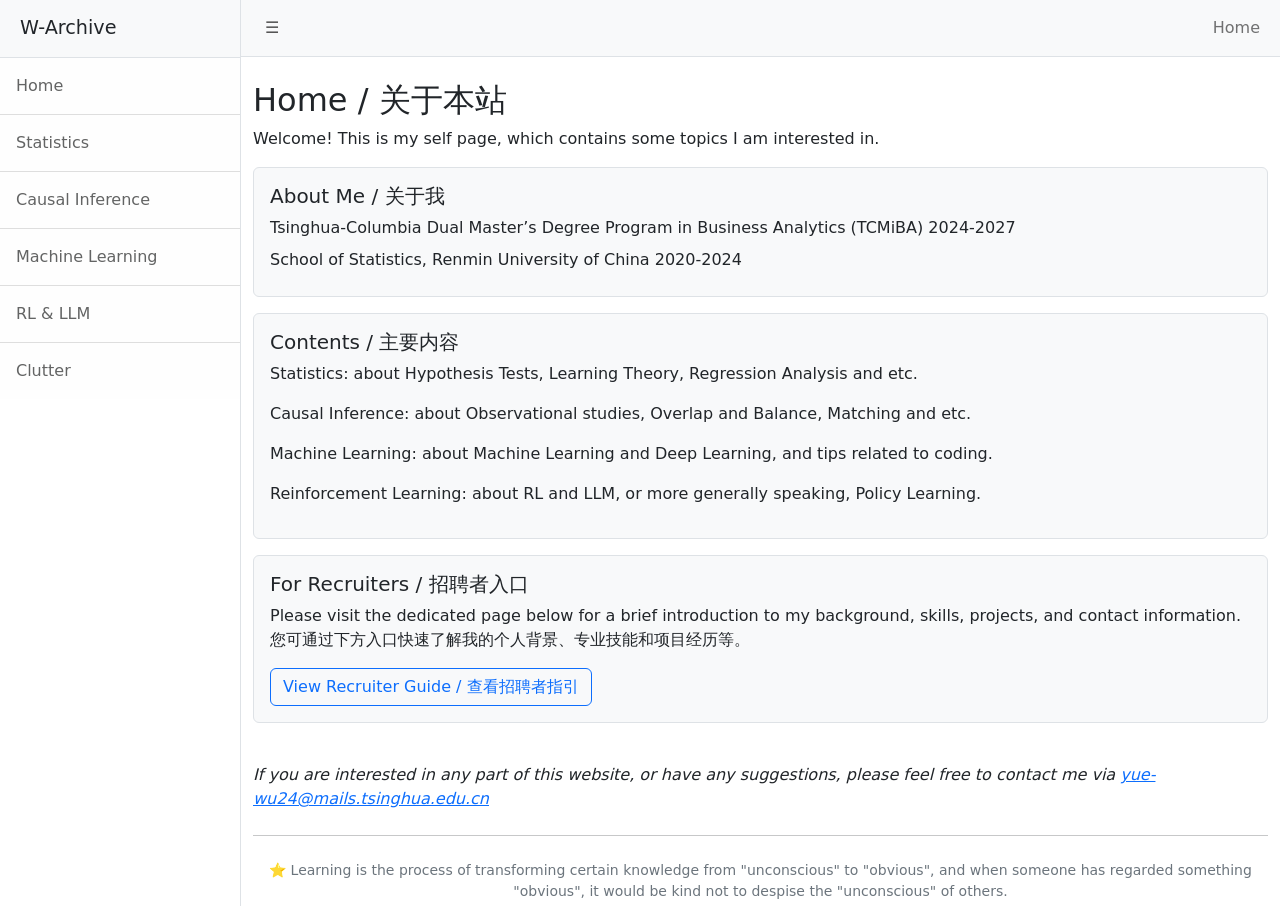
<file: index.html>
<!DOCTYPE html>
<html lang="en">

<head>
    <meta charset="utf-8" />
    <meta name="viewport" content="width=device-width, initial-scale=1, shrink-to-fit=no" />
    <meta name="description" content="" />
    <meta name="author" content="" />
    <title>self-page of W</title>
    <!-- Favicon-->
    <link rel="icon" type="image/x-icon" href="assets/favicon.ico" />
    <!-- Core theme CSS (includes Bootstrap)-->
    <link href="css/styles.css" rel="stylesheet" />
</head>

<body>
    <div class="d-flex" id="wrapper">
        <!-- Sidebar-->
        <div class="border-end bg-white" id="sidebar-wrapper">
            <div class="sidebar-heading border-bottom bg-light">W-Archive</div>
            <div class="list-group list-group-flush">
                <!-- <a class="list-group-item list-group-item-action list-group-item-light p-3" href="Contact.html">Contact</a> -->
                <!-- <a class="list-group-item list-group-item-action list-group-item-light p-3" href="Stats.html">Stats</a>-->
                <a class="list-group-item list-group-item-action list-group-item-light p-3" href="index.html">Home</a>
                <a class="list-group-item list-group-item-action list-group-item-light p-3"
                    href="Stats.html">Statistics</a>
                <a class="list-group-item list-group-item-action list-group-item-light p-3" href="Causal.html">Causal
                    Inference</a>
                <a class="list-group-item list-group-item-action list-group-item-light p-3" href="ML.html">Machine
                    Learning</a>
                <a class="list-group-item list-group-item-action list-group-item-light p-3" href="RL.html">RL & LLM</a>
                <!-- <a class="list-group-item list-group-item-action list-group-item-light p-3" href="Stats&Env.html">Stats&Env</a> -->
                <!-- <a class="list-group-item list-group-item-action list-group-item-light p-3" href="Stats&Econ.html">Stats&Econ</a> -->
                <a class="list-group-item list-group-item-action list-group-item-light p-3"
                    href="Clutter.html">Clutter</a>
            </div>
        </div>
        <!-- Page content wrapper-->
        <div id="page-content-wrapper">
            <!-- Top navigation-->
            <nav class="navbar navbar-expand-lg navbar-light bg-light border-bottom">
                <div class="container-fluid">
                    <!-- <button class="btn" id="sidebarToggle" style="background: none; border: none; color: #000; font-size: 20px;">☰</button> -->
                    <!-- <button class="btn btn-primary" id="sidebarToggle" style="background-color: #d3d3d3; border-color: #d3d3d3;">Menu</button> -->
                    <button class="btn btn-primary" id="sidebarToggle">☰</button>
                    <button class="navbar-toggler" type="button" data-bs-toggle="collapse"
                        data-bs-target="#navbarSupportedContent" aria-controls="navbarSupportedContent"
                        aria-expanded="false" aria-label="Toggle navigation"><span
                            class="navbar-toggler-icon"></span></button>
                    <div class="collapse navbar-collapse" id="navbarSupportedContent">
                        <ul class="navbar-nav ms-auto mt-2 mt-lg-0">
                            <div class="nav-item active"><a class="nav-link" href="index.html">Home</a></div>
                            <!-- <li class="nav-item"><a class="nav-link" href="#!">Link</a></li>-->
                            <!-- <li class="nav-item dropdown">
                                    <a class="nav-link dropdown-toggle" id="navbarDropdown" href="#" role="button" data-bs-toggle="dropdown" aria-haspopup="true" aria-expanded="false">Dropdown</a>
                                    <div class="dropdown-menu dropdown-menu-end" aria-labelledby="navbarDropdown">
                                        <a class="dropdown-item" href="#!">Action</a>
                                        <a class="dropdown-item" href="#!">Another action</a>
                                        <div class="dropdown-divider"></div>
                                        <a class="dropdown-item" href="#!">Something else here</a>
                                    </div>
                                </li>-->
                        </ul>
                    </div>
                </div>
            </nav>
            <!-- Page content-->
            <div class="container-fluid">

                <section class="mt-4">
                    <h2>Home / 关于本站</h2>

                    <p>Welcome! This is my self page, which contains some topics I am interested in.
                    </p>

                    <section class="my-3 p-3 bg-light border rounded" aria-labelledby="intro-heading">
                        <h3 class="h5 mb-2" id="intro-heading">About Me / 关于我</h3>

                        <p class="mb-2">Tsinghua-Columbia Dual Master’s Degree Program in Business Analytics
                            (TCMiBA) 2024-2027</p>
                        <p class="mb-2">School of Statistics, Renmin University of China 2020-2024</p>


                    </section>

                    <section class="my-3 p-3 bg-light border rounded" aria-labelledby="intro-heading">
                        <h3 class="h5 mb-2" id="intro-heading">Contents / 主要内容</h3>
                        <!--<p>Contact: in which you can find who I am and how to contact me.</p> -->
                        <!--<p>Stats: in which you can find some notes about Statistics(mainly about Probability and Mathematical Statistics).</p> -->
                        <p>Statistics: about Hypothesis
                            Tests, Learning Theory, Regression Analysis and etc.</p>
                        <p>Causal Inference: about Observational studies, Overlap and Balance, Matching and etc.</p>
                        <p>Machine Learning: about Machine Learning and Deep Learning, and tips related to coding.</p>
                        <p>Reinforcement Learning: about RL and LLM, or more generally speaking, Policy Learning.</p>
                        <!--<p>Stats&Econ: in which you can find some notes about Economic Statistics(a subject that not so close to 'Stats' in a mathematical sense).</p> -->
                        <!-- <p>Stats&Env: in which you can find some notes about how stats can help to make the environment
                            better (an interesting topic for me).</p>
                        <p>Clutter: something I find interesting but not included in the topics above.</p> -->
                    </section>

                    <!-- <br>
                    <p>欢迎来到我的个人主页！这里整理了我感兴趣的主题以及相关的学习笔记。</p>
                    <p><strong>统计学</strong>：关于假设检验（样本量计算）、回归分析等内容的学习笔记。 </p>
                    <p><strong>因果推断</strong>：统计学的一个分支，也是研究生阶段的科研方向。主要内容是观测性研究、随机对照试验、重叠性与协变量平衡以及异质性因果效应估计等内容的总结笔记。</p>
                    <p><strong>机器学习</strong>：广义上的机器学习（包含深度学习）和计算机编程相关的笔记。</p>
                    <p><strong>强化学习</strong>：主要是高等强化学习课程的学习笔记，后续可能会补充一些大语言模型相关技术。</p>
                    <p>环境统计：关于统计方法如何应用于环境保护研究是我本科时期比较感兴趣的一个方向。 </p>
                    <p>其他：一些杂项，如本科和研究生阶段的课程测评总结。</p>
                    <p style="font-style: italic;">如果您对本站的任何内容感兴趣，或有任何意见和建议，
                        欢迎通过邮箱 <a href="mailto:yue-wu24@mails.tsinghua.edu.cn">yue-wu24@mails.tsinghua.edu.cn</a> 与我沟通。</p> -->

                    <section class="my-3 p-3 bg-light border rounded" aria-labelledby="intro-heading">
                        <h3 class="h5 mb-2" id="intro-heading">For Recruiters / 招聘者入口</h3>

                        <p>
                            Please visit the dedicated page below for a brief introduction
                            to my background, skills, projects, and contact information.
                            您可通过下方入口快速了解我的个人背景、专业技能和项目经历等。
                            </span>
                        </p>

                        <a href="recruiter.html" class="btn btn-outline-primary">
                            View Recruiter Guide / 查看招聘者指引
                        </a>
                    </section>

                    <br>

                    <p style="font-style: italic;">If you are interested in any part of this website, or have any
                        suggestions, please feel free to
                        contact me via <a
                            href="mailto:yue-wu24@mails.tsinghua.edu.cn">yue-wu24@mails.tsinghua.edu.cn</a>
                    </p>

                    <!-- <p>&#11088 Learning is the process of transforming certain knowledge from "unconscious" to
                        "obvious",
                        and when someone has regarded something "obvious",
                        it would be kind not to despise the "unconscious" of others.</p> -->


                    <!-- Discussion and Feedback -->
                    <!-- <section class="my-5 pt-4 border-top" id="discussion">

                    <p>
                        You are welcome to leave your thoughts here.
                    </p>

                    <p>
                        您可以在此留下您的想法。
                    </p>

                    <form action="https://formspree.io/f/YOUR_FORM_ID" method="POST">
                        <div class="mb-3">

                            <textarea id="message" name="message" class="form-control" rows="5" maxlength="2000"
                                placeholder="Write something here... / 请在此留言……" required></textarea>
                        </div>

                        <input type="text" name="_gotcha" style="display: none;" tabindex="-1" autocomplete="off">

                        <button type="submit" class="btn btn-outline-primary">
                            Submit / 提交
                        </button>
                    </form>
                </section> -->

                    <hr class="my-4">

                    <section class="mt-4 text-center">
                        <p class="text-muted small mb-1">
                            &#11088 Learning is the process of transforming certain knowledge from "unconscious" to
                            "obvious",
                            and when someone has regarded something "obvious",
                            it would be kind not to despise the "unconscious" of others.
                        </p>
                    </section>
            </div>
        </div>
    </div>
    <!-- Bootstrap core JS-->
    <script src="https://cdn.jsdelivr.net/npm/bootstrap@5.2.3/dist/js/bootstrap.bundle.min.js"></script>
    <!-- Core theme JS-->
    <script src="js/scripts.js"></script>
</body>

</html>
</file>
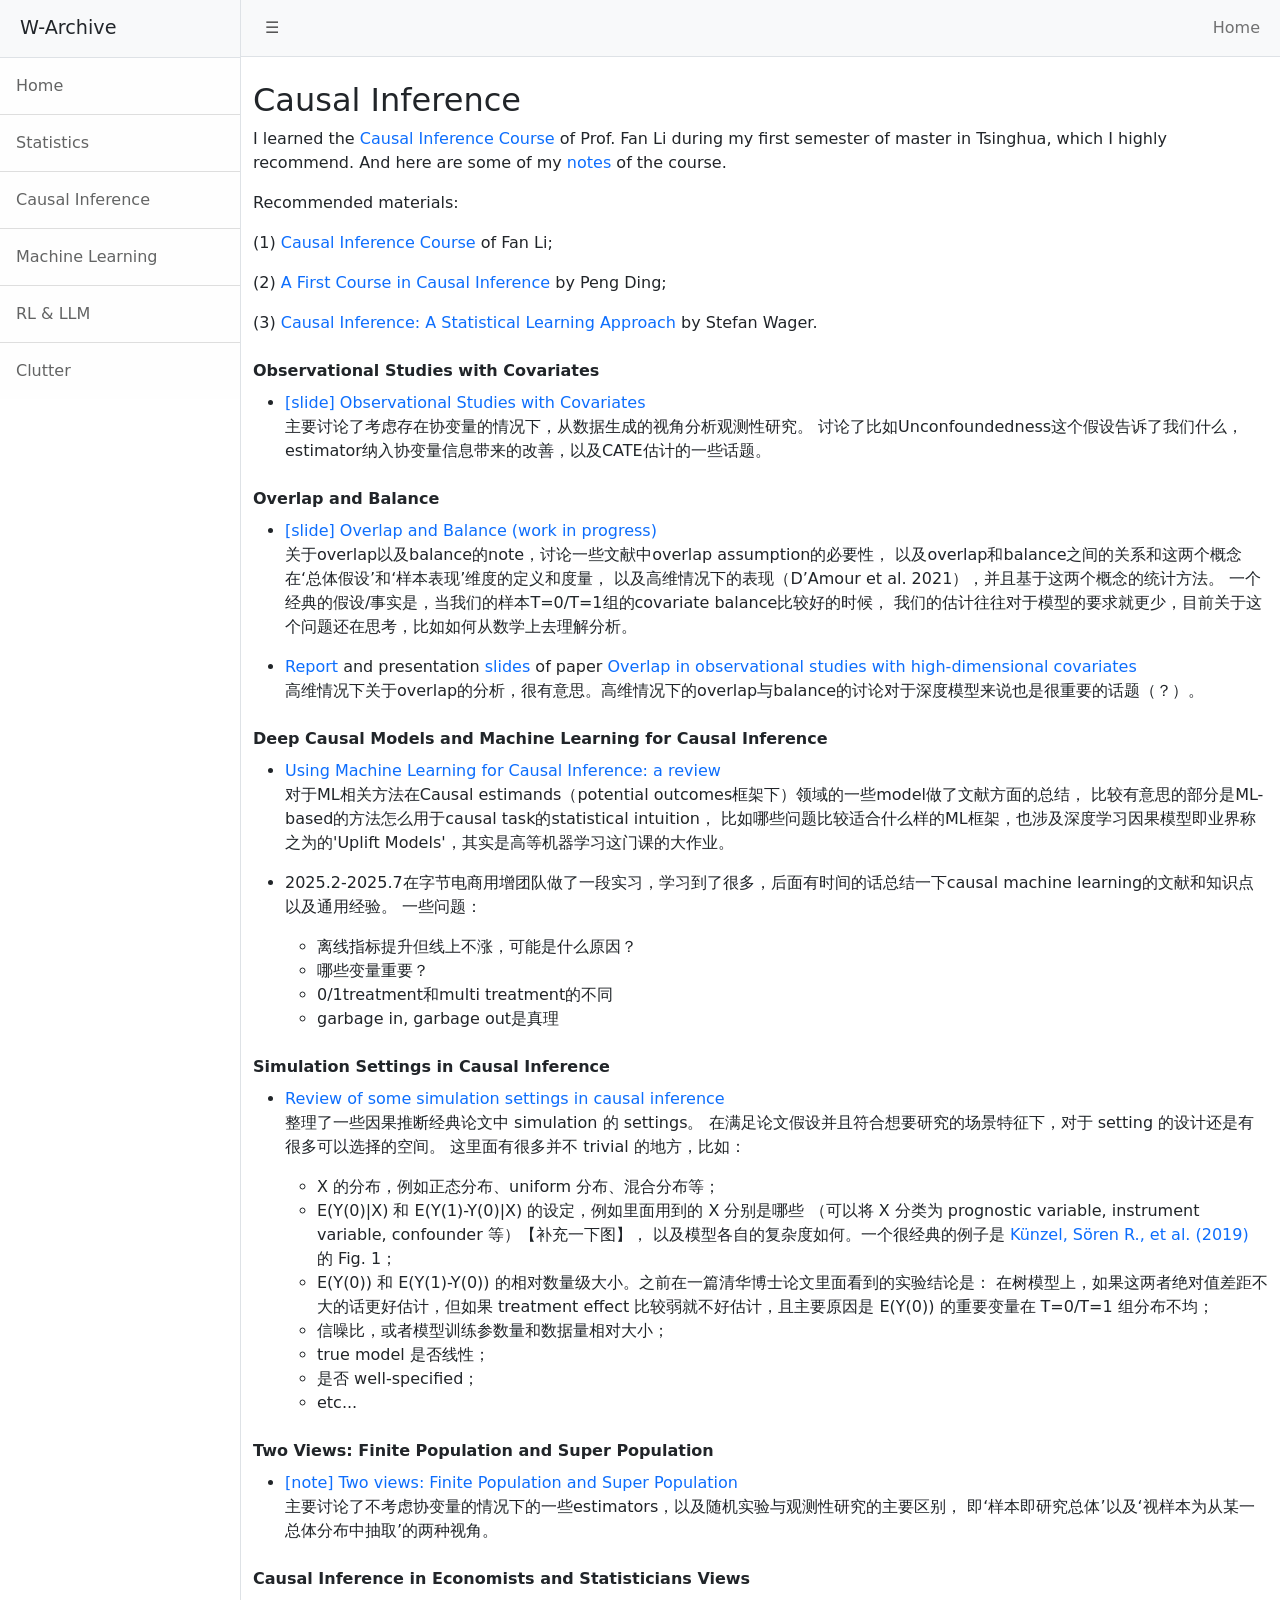
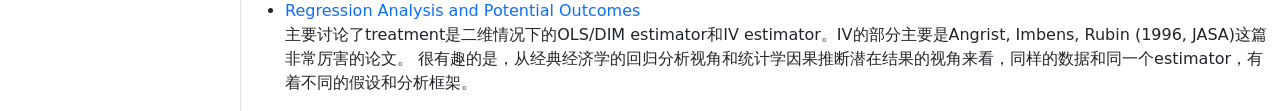
<file: Causal.html>
<!DOCTYPE html>
<html lang="en">

<head>
    <meta charset="utf-8" />
    <meta name="viewport" content="width=device-width, initial-scale=1, shrink-to-fit=no" />
    <meta name="description" content="" />
    <meta name="author" content="" />
    <title>Causal Inference-related notes</title>
    <!-- Favicon-->
    <link rel="icon" type="image/x-icon" href="assets/favicon.ico" />
    <!-- Core theme CSS (includes Bootstrap)-->
    <link href="css/styles.css" rel="stylesheet" />
    <style>a{text-decoration: none;}</style>
</head>

<body>
    <div class="d-flex" id="wrapper">
        <!-- Sidebar-->
        <div class="border-end bg-white" id="sidebar-wrapper">
            <div class="sidebar-heading border-bottom bg-light">W-Archive</div>
                <div class="list-group list-group-flush">
                    <!-- <a class="list-group-item list-group-item-action list-group-item-light p-3" href="Contact.html">Contact</a> -->
                    <!-- <a class="list-group-item list-group-item-action list-group-item-light p-3" href="Stats.html">Stats</a>-->
                    <a class="list-group-item list-group-item-action list-group-item-light p-3" href="index.html">Home</a>
                    <a class="list-group-item list-group-item-action list-group-item-light p-3" href="Stats.html">Statistics</a>
                    <a class="list-group-item list-group-item-action list-group-item-light p-3" href="Causal.html">Causal Inference</a>
                    <a class="list-group-item list-group-item-action list-group-item-light p-3" href="ML.html">Machine Learning</a>
                    <a class="list-group-item list-group-item-action list-group-item-light p-3" href="RL.html">RL & LLM</a>
                    <!-- <a class="list-group-item list-group-item-action list-group-item-light p-3" href="Stats&Env.html">Stats&Env</a> -->
                    <!-- <a class="list-group-item list-group-item-action list-group-item-light p-3" href="Stats&Econ.html">Stats&Econ</a> -->
                    <a class="list-group-item list-group-item-action list-group-item-light p-3" href="Clutter.html">Clutter</a>
                </div>
        </div>
        <!-- Page content wrapper-->
        <div id="page-content-wrapper">
            <!-- Top navigation-->
            <nav class="navbar navbar-expand-lg navbar-light bg-light border-bottom">
                <div class="container-fluid">
                    <button class="btn btn-primary" id="sidebarToggle">☰</button>
                    <button class="navbar-toggler" type="button" data-bs-toggle="collapse"
                        data-bs-target="#navbarSupportedContent" aria-controls="navbarSupportedContent"
                        aria-expanded="false" aria-label="Toggle navigation"><span
                            class="navbar-toggler-icon"></span></button>
                    <div class="collapse navbar-collapse" id="navbarSupportedContent">
                        <ul class="navbar-nav ms-auto mt-2 mt-lg-0">
                            <li class="nav-item active"><a class="nav-link" href="index.html">Home</a></li>
                            <!-- <li class="nav-item"><a class="nav-link" href="#!">Link</a></li>-->
                            <!-- <li class="nav-item dropdown">
                                    <a class="nav-link dropdown-toggle" id="navbarDropdown" href="#" role="button" data-bs-toggle="dropdown" aria-haspopup="true" aria-expanded="false">Dropdown</a>
                                    <div class="dropdown-menu dropdown-menu-end" aria-labelledby="navbarDropdown">
                                        <a class="dropdown-item" href="#!">Action</a>
                                        <a class="dropdown-item" href="#!">Another action</a>
                                        <div class="dropdown-divider"></div>
                                        <a class="dropdown-item" href="#!">Something else here</a>
                                    </div>
                                </li>-->
                        </ul>
                    </div>
                </div>
            </nav>
            <!-- Page content-->
            <div class="container-fluid">
                <h2 class="mt-4">Causal Inference</h2>

                <p>I learned the <a href="https://www2.stat.duke.edu/~fl35/CausalInferenceClass.html">Causal Inference Course</a> of Prof. Fan Li during my first semester of master in Tsinghua, which I highly recommend. And here are some of my <a href="./Causal/（已压缩）causal.pdf">notes</a> of the course.

                <p> Recommended materials: 
                <p> (1) <a href="https://www2.stat.duke.edu/~fl35/CausalInferenceClass.html">Causal Inference Course</a> of Fan Li; 
                <p> (2) <a href="https://arxiv.org/abs/2305.18793">A First Course in Causal Inference</a> by Peng Ding;
                <p> (3) <a href="https://web.stanford.edu/~swager/causal_inf_book.pdf">Causal Inference: A Statistical Learning Approach</a> by Stefan Wager.
    

                <p class="mt-4 mb-2"><strong>Observational Studies with Covariates</strong></p>
                <ul>
                    <li>
                        <a href="./Causal/notes/Observational_Studies_with_Covariates.pdf">[slide] Observational Studies with Covariates</a>
                        <p>
                            主要讨论了考虑存在协变量的情况下，从数据生成的视角分析观测性研究。
                            讨论了比如Unconfoundedness这个假设告诉了我们什么，estimator纳入协变量信息带来的改善，以及CATE估计的一些话题。
                        </p>
                    </li>
                </ul>

                <p class="mt-4 mb-2"><strong>Overlap and Balance</strong></p>
                <ul>
                    <li>
                        <a href="./Causal/notes/Overlap_and_Balance.pdf">[slide] Overlap and Balance (work in progress)</a>
                        <p>
                            关于overlap以及balance的note，讨论一些文献中overlap assumption的必要性，
                            以及overlap和balance之间的关系和这两个概念在‘总体假设’和‘样本表现’维度的定义和度量，
                            以及高维情况下的表现（D’Amour et al. 2021），并且基于这两个概念的统计方法。
                            一个经典的假设/事实是，当我们的样本T=0/T=1组的covariate balance比较好的时候，
                            我们的估计往往对于模型的要求就更少，目前关于这个问题还在思考，比如如何从数学上去理解分析。
                        </p>
                    </li>
                    <li>
                        <a href="./Causal/overlap/report_Overlap_with_high_dimensional_covariates.pdf">Report</a>
                        and presentation
                        <a href="./Causal/overlap/slides_Overlap_with_high_dimensional_covariates.pdf">slides</a>
                        of paper
                        <a href="https://www.sciencedirect.com/science/article/pii/S0304407620302694">Overlap in observational studies with high-dimensional covariates</a>
                        <p>
                            高维情况下关于overlap的分析，很有意思。高维情况下的overlap与balance的讨论对于深度模型来说也是很重要的话题（？）。
                        </p>
                    </li>
                </ul>

                <p class="mt-4 mb-2"><strong>Deep Causal Models and Machine Learning for Causal Inference</strong></p>
                <ul>
                    <li>
                        <a href="./Causal/Using_Machine_Learning_for_Causal_Inference__a_review.pdf">Using Machine Learning for Causal Inference: a review</a>
                        <p>
                            对于ML相关方法在Causal estimands（potential outcomes框架下）领域的一些model做了文献方面的总结，
                            比较有意思的部分是ML-based的方法怎么用于causal task的statistical intuition，
                            比如哪些问题比较适合什么样的ML框架，也涉及深度学习因果模型即业界称之为的'Uplift Models'，其实是高等机器学习这门课的大作业。
                        </p>
                    </li>

                    <li> 
                        <p> 2025.2-2025.7在字节电商用增团队做了一段实习，学习到了很多，后面有时间的话总结一下causal machine learning的文献和知识点以及通用经验。 
                            一些问题：
                        </p> 
                        <ul class="mb-1">
                            <li>离线指标提升但线上不涨，可能是什么原因？</li>
                            <li>哪些变量重要？</li>
                            <li>0/1treatment和multi treatment的不同</li>
                            <li>garbage in, garbage out是真理</li>
                        </ul>
                    </li>
                </ul>

                <!-- <h5 class="mt-4">Simulation Settings in Causal Inference</h5> -->
                <p class="mt-4 mb-2"><strong>Simulation Settings in Causal Inference</strong></p>
                <ul>
                    <li>
                        <a href="./Causal/simulation_settings.pdf">Review of some simulation settings in causal inference</a>
                        <p>
                            整理了一些因果推断经典论文中 simulation 的 settings。
                            在满足论文假设并且符合想要研究的场景特征下，对于 setting 的设计还是有很多可以选择的空间。
                            这里面有很多并不 trivial 的地方，比如：
                        </p>

                        <ul class="mb-1">
                            <li>X 的分布，例如正态分布、uniform 分布、混合分布等；</li>
                            <li>
                                E(Y(0)|X) 和 E(Y(1)-Y(0)|X) 的设定，例如里面用到的 X 分别是哪些
                                （可以将 X 分类为 prognostic variable, instrument variable, confounder 等）【补充一下图】，
                                以及模型各自的复杂度如何。一个很经典的例子是
                                <a href="https://www.pnas.org/doi/abs/10.1073/pnas.1804597116">Künzel, Sören R., et al. (2019)</a>
                                的 Fig. 1；
                            </li>
                            <li>
                                E(Y(0)) 和 E(Y(1)-Y(0)) 的相对数量级大小。之前在一篇清华博士论文里面看到的实验结论是：
                                在树模型上，如果这两者绝对值差距不大的话更好估计，但如果 treatment effect 比较弱就不好估计，且主要原因是 E(Y(0)) 的重要变量在 T=0/T=1 组分布不均；
                            </li>
                            <li>信噪比，或者模型训练参数量和数据量相对大小；</li>
                            <li>true model 是否线性；</li>
                            <li>是否 well-specified；</li>
                            <li>etc...</li>
                        </ul>

                    </li>
                </ul>

                <p class="mt-4 mb-2"><strong>Two Views: Finite Population and Super Population</strong></p>
                <ul>
                    <li>
                        <a href="./Causal/notes/Causal_Two_points_of_view.pdf">[note] Two views: Finite Population and Super Population</a>
                        <p>
                            主要讨论了不考虑协变量的情况下的一些estimators，以及随机实验与观测性研究的主要区别，
                            即‘样本即研究总体’以及‘视样本为从某一总体分布中抽取’的两种视角。
                        </p>
                    </li>
                </ul>

                <p class="mt-4 mb-2"><strong>Causal Inference in Economists and Statisticians Views</strong></p>
                <ul>
                    <li>
                        <a href="./Causal/notes/Causal_Effect__Regression_Analysis_and_Potential_Outcomes.pdf">Regression Analysis and Potential Outcomes</a>
                        <p>
                            主要讨论了treatment是二维情况下的OLS/DIM estimator和IV estimator。IV的部分主要是Angrist, Imbens, Rubin (1996, JASA)这篇非常厉害的论文。
                            很有趣的是，从经典经济学的回归分析视角和统计学因果推断潜在结果的视角来看，同样的数据和同一个estimator，有着不同的假设和分析框架。
                        </p>
                    </li>
                </ul>

            </div>
                <!-- <details>
                        <summary>Some notes</summary>

                        <ul>
                            <li>
                                <a href="./Causal/notes/Causal_Two_points_of_view.pdf">Two views: Finite Population and Super Population(work in progress)</a>
                                <p>主要讨论了不考虑协变量的情况下的一些estimators，以及随机实验与观测性研究的主要区别，即‘样本即研究总体’以及‘视样本为从某一总体分布中抽取’的两种视角。
                                </p>
                            </li>

                        </ul>

                        <ul>
                            <li>
                                <a href="./Causal/notes/Observational_Studies_with_Covariates__ppt_.pdf">Observational Studies with Covariates(work in progress)</a>
                                <p>主要讨论了考虑存在协变量的情况下，从数据生成的视角分析观测性研究。讨论了比如Unconfoundedness这个假设告诉了我们什么，estimator纳入协变量信息带来的改善，以及CATE估计的一些话题。
                                </p>
                            </li>

                        </ul>

                        <ul>
                            <li>
                                <a href="./Causal/notes/Overlap_and_Balance__ppt_.pdf">Overlap and Balance(work in progress)</a>
                                <p>关于overlap以及balance的note，讨论一些文献中overlap assumption的必要性，以及overlap和balance之间的关系和这两个概念在‘总体假设’和‘样本表现’维度的定义和度量，以及高维情况下的表现（D’Amour et al. 2021），并且基于这两个概念的统计方法。一个经典的假设/事实（？）是，当我们的样本T=0/T=1组的covariate balance比较好的时候，我们的估计往往对于模型的要求就更少，目前关于这个问题还在思考，比如如何从数学上去理解分析。
                                </p>
                            </li>

                        </ul>

                        <ul>
                            <li>
                                <a href="./Causal/simulation_settings.pdf">review of some simulation settings in causal inference</a>
                                <p>
                                </p>
                            </li>

                        </ul>

                </details>

                
                <details>
                    <summary>Strict overlap with High-dimensional Covariates</summary>
                    <ul>
                        <li>
                            <a href='./Causal/overlap/report_Overlap_with_high_dimensional_covariates.pdf'>report</a> and presentation <a href='./Causal/overlap/slides_Overlap_with_high_dimensional_covariates.pdf'>slides</a> of paper <a href="https://www.sciencedirect.com/science/article/pii/S0304407620302694">Overlap in observational studies with high-dimensional covariates</a>
                            <p>高维情况下关于overlap的分析，很有意思。高维情况下的overlap与balance的讨论对于深度模型来说也是很重要的话题（？）。</p>
                        </li>

                    </ul>
                </details>


                <details>
                        <summary>Using Machine Learning for Causal Inference: a review</summary>
                        <ul>
                            <li>
                                <a href="./Causal/Using_Machine_Learning_for_Causal_Inference__a_review.pdf">Using Machine Learning for Causal Inference: a review</a>
                                <p>对于ML相关方法在Causal estimands（potential outcomes框架下）领域的一些model做了文献方面的总结，比较有意思的部分是ML-based的方法怎么用于causal task的statistical intuition，比如哪些问题比较适合什么样的ML框架，也涉及深度学习因果模型（业界称之为'Uplift Models'），其实是高等机器学习这门课的大作业。
                                </p>
                            </li>

                        </ul>
                </details>

                
                <details>
                        <summary>Causal Inference in Economists and Statisticians Views(work in progress)</summary>
                        <ul>
                            <li>
                                <a href="./Causal/notes/Causal_Effect__Regression_Analysis_and_Potential_Outcomes.pdf">Regression Analysis and Potential Outcomes</a>
                                <p>主要讨论了treatment是二维情况下的OLS/DIM estimator和IV estimator。很有趣的是，从经典经济学的回归分析视角和统计学因果推断潜在结果的视角来看，同样的数据和同一个estimator，有着不同的假设和分析框架。
                                   IV的部分主要是Angrist, Imbens, Rubin (1996, JASA)这篇非常厉害的论文。
                                </p>
                            </li>

                        </ul>
                </details>


                <details>
                        <summary>大厂用户增长实习（under construction）</summary>
                        <ul>
                            <li>
                                <p>2025.2-2025.7在字节电商用增团队做了一段实习，学习到了很多，后面有时间的话总结一下causal machine learning的文献和知识点以及通用经验。
                                </p>
                            </li>

                        </ul>
                </details>

            </div>
        </div>
    </div>
    <!-- Bootstrap core JS-->
    <script src="https://cdn.jsdelivr.net/npm/bootstrap@5.2.3/dist/js/bootstrap.bundle.min.js"></script>
    <!-- Core theme JS-->
    <script src="js/scripts.js"></script>
</body>

</html>
</file>
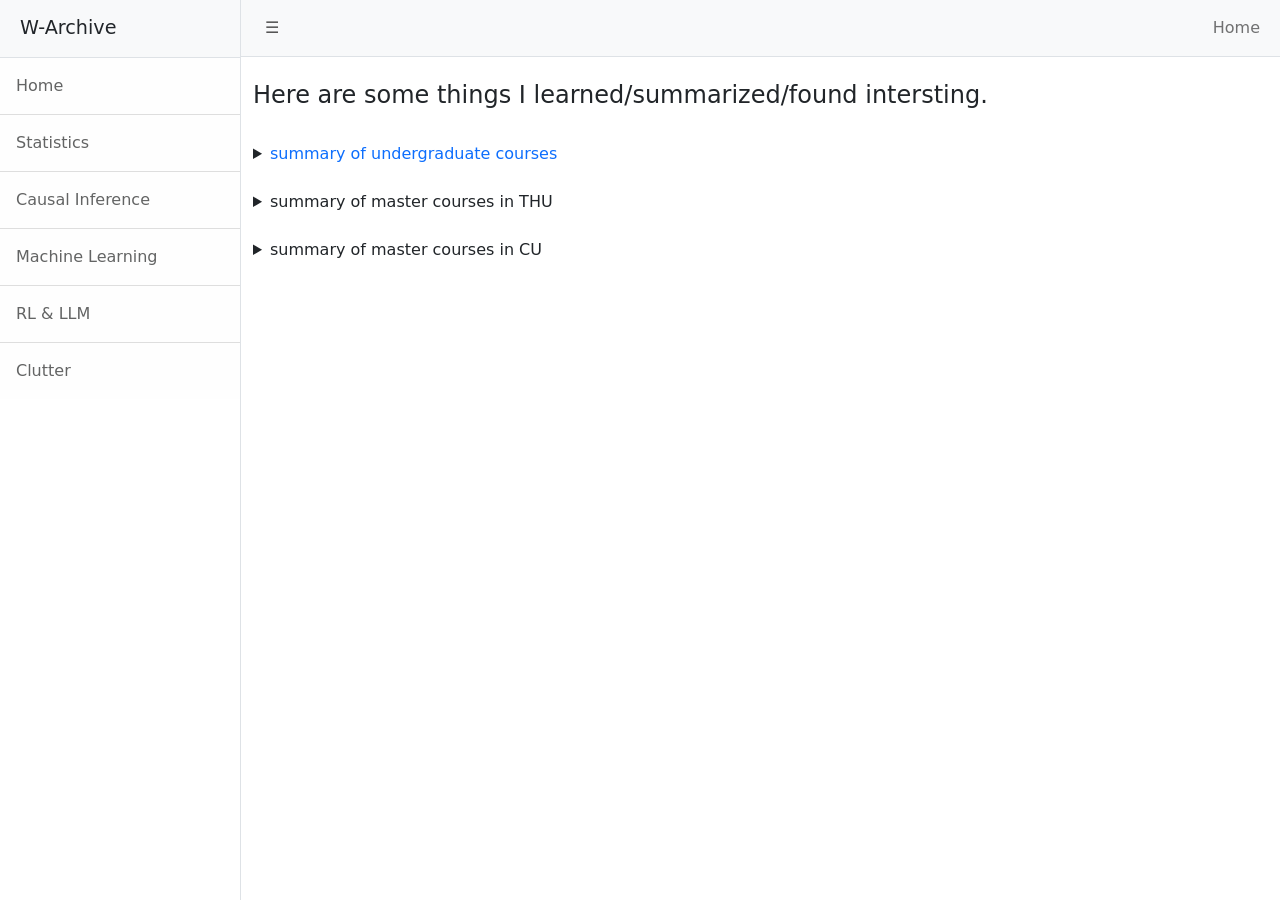
<file: Clutter.html>
<!DOCTYPE html>
<html lang="en">
    <head>
        <meta charset="utf-8" />
        <meta name="viewport" content="width=device-width, initial-scale=1, shrink-to-fit=no" />
        <meta name="description" content="" />
        <meta name="author" content="" />
        <title>clutter</title>
        <!-- Favicon-->
        <link rel="icon" type="image/x-icon" href="./assets/favicon.ico" />
        <!-- Core theme CSS (includes Bootstrap)-->
        <link href="./css/styles.css" rel="stylesheet" />
        <style>a{text-decoration: none;}</style>
    </head>
    <body>
        <div class="d-flex" id="wrapper">
            <!-- Sidebar-->
            <div class="border-end bg-white" id="sidebar-wrapper">
                <div class="sidebar-heading border-bottom bg-light">W-Archive</div>
                <div class="list-group list-group-flush">
                    <!-- <a class="list-group-item list-group-item-action list-group-item-light p-3" href="Contact.html">Contact</a> -->
                    <!-- <a class="list-group-item list-group-item-action list-group-item-light p-3" href="Stats.html">Stats</a>-->
                    <a class="list-group-item list-group-item-action list-group-item-light p-3" href="index.html">Home</a>
                    <a class="list-group-item list-group-item-action list-group-item-light p-3" href="Stats.html">Statistics</a>
                    <a class="list-group-item list-group-item-action list-group-item-light p-3" href="Causal.html">Causal Inference</a>
                    <a class="list-group-item list-group-item-action list-group-item-light p-3" href="ML.html">Machine Learning</a>
                    <a class="list-group-item list-group-item-action list-group-item-light p-3" href="RL.html">RL & LLM</a>
                    <!-- <a class="list-group-item list-group-item-action list-group-item-light p-3" href="Stats&Env.html">Stats&Env</a> -->
                    <!-- <a class="list-group-item list-group-item-action list-group-item-light p-3" href="Stats&Econ.html">Stats&Econ</a> -->
                    <a class="list-group-item list-group-item-action list-group-item-light p-3" href="Clutter.html">Clutter</a>
                </div>
            </div>
            <!-- Page content wrapper-->
            <div id="page-content-wrapper">
                <!-- Top navigation-->
                <nav class="navbar navbar-expand-lg navbar-light bg-light border-bottom">
                    <div class="container-fluid">
                        <button class="btn btn-primary" id="sidebarToggle">☰</button>
                        <button class="navbar-toggler" type="button" data-bs-toggle="collapse" data-bs-target="#navbarSupportedContent" aria-controls="navbarSupportedContent" aria-expanded="false" aria-label="Toggle navigation"><span class="navbar-toggler-icon"></span></button>
                        <div class="collapse navbar-collapse" id="navbarSupportedContent">
                            <ul class="navbar-nav ms-auto mt-2 mt-lg-0">
                                <li class="nav-item active"><a class="nav-link" href="index.html">Home</a></li>
                                <!-- <li class="nav-item"><a class="nav-link" href="#!">Link</a></li>-->
                                <!-- <li class="nav-item dropdown">
                                    <a class="nav-link dropdown-toggle" id="navbarDropdown" href="#" role="button" data-bs-toggle="dropdown" aria-haspopup="true" aria-expanded="false">Dropdown</a>
                                    <div class="dropdown-menu dropdown-menu-end" aria-labelledby="navbarDropdown">
                                        <a class="dropdown-item" href="#!">Action</a>
                                        <a class="dropdown-item" href="#!">Another action</a>
                                        <div class="dropdown-divider"></div>
                                        <a class="dropdown-item" href="#!">Something else here</a>
                                    </div>
                                </li>-->
                            </ul>
                        </div>
                    </div>
                </nav>
                <!-- Page content-->
                <div class="container-fluid">
                    <h4 class="mt-4">Here are some things I learned/summarized/found intersting.</h4>
                    
                    <style>
                            table {
                                border-collapse: collapse;
                                width: 100%;
                                font-size: 0.95em;
                            }
                            
                            /* 表头下粗黑线 */
                            thead {
                                border-top: 2px solid #000;
                                border-bottom: 1.5px solid #000;
                            }
                            
                            /* 表体底部粗黑线 */
                            tbody {
                                border-bottom: 2px solid #000;
                            }
                            
                            /* 内容行之间灰色细线 */
                            tbody tr {
                                border-bottom: 1px solid #ccc;
                            }
                            
                            /* 最后一行不需要灰色线（因为 tbody 底部有黑线） */
                            tbody tr:last-child {
                                border-bottom: none;
                            }
                            
                            th, td {
                                padding: 10px 12px;
                                text-align: left;
                                vertical-align: top;
                            }
                            
                            th {
                                font-weight: 600;
                            }
                    </style>
                    
                    <br>
                    <details>
                        <summary><a href="./Clutter/summary_of_undergraduate_courses/index_summary_of_undergraduate_courses.html">summary of undergraduate courses</a></summary>
                        <br>
                        <p>本科课程总结。In this part, I would briefly summarize the courses I've learned during my undergraduate study.
                        The basic information of each course, (what questions can you answer after this course, )as well as my suggestions for learning this course would be included.
                        </p>
                    </details>
                    
                    <br>
                    <details>
                        <summary>summary of master courses in THU</a></summary>
                        <br>
                        <p>在清华哥大BA项目第一年（24-25秋季、春季学期）在清华学习的课程总结，一共上了x门课程共x学分，下面的表格总结了比较推荐的课程。
                        </p>

                        <table>
                            <thead>
                                <tr> 
                                    <th>Course Name</th>
                                    <th>Topics</th>
                                    <th>Notes</th>
                                    <th>Comments</th>
                                </tr>
                            </thead>
                            <tbody>
                                <tr>
                                    <td>因果推断<br><a href="https://www2.stat.duke.edu/~fl35/CausalInferenceClass.html">（course website）</a></td>
                                    <td>Randomized experiments; Observational studies; IV; RDD</td>
                                    <td><a href="./Causal/（已压缩）causal.pdf">notes</a> <br>(more in Home&rarr;Causal Inference)</td>
                                    <td>主要讲因果推断potential outcomes框架，随机试验分析和观测性分析，以及异质性估计和一些计量的经典方法。是求真书院的一门课，教授是Duke来访学的Fan Li老师，很喜欢老师的授课方式。第一次听统计学前沿课题的课程，课件的每一节都引用了很多文献。</td>
                                </tr>
                                <tr>
                                    <td>机器学习及python应用+商务智能</td>
                                    <td>-</td>
                                    <td>-</td>
                                    <td>-</td>
                                </tr>
                                <tr>
                                    <td>优化理论与方法</td>
                                    <td>-</td>
                                    <td>-</td>
                                    <td>-</td>
                                </tr>
                                <tr>
                                    <td>高等计量经济学</td>
                                    <td>-</td>
                                    <td>-</td>
                                    <td>又学了一遍计量。</td>
                                </tr>
                                <tr>
                                    <td>数据分析：推断与决策</td>
                                    <td>-</td>
                                    <td>-</td>
                                    <td>-</td>
                                </tr>
                                <tr>
                                    <td>商务分析整合实践</td>
                                    <td>-</td>
                                    <td>-</td>
                                    <td>是校企合作的一门课，主要的内容就是和公司方进行每周一次的讨论，用商业分析的知识解决企业的某个需求。
                                        <br>我们小组两个人做的是一个小型的对话智能体，用coze搭建了一个工作流模拟签证官对话流程，并收集用户交互数据进行分析（感想是收集数据真不容易），算是一个比较有意思的小型产品落地全流程模拟。</td>
                                </tr>
                            </tbody>
                        </table>

                    </details>

                    <br>
                    <details>
                        <summary>summary of master courses in CU</a></summary>
                        <br>
                        <p>在哥大工院MSOR项目就读（25Fall+26Spring）的课程总结，一共上了10门课程共30学分，下面的表格总结了比较推荐的课程。
                            <br><br>以我修读的课程为例，总结一下国外硕士课程的特点：
                        <ol>
                            <li>课程考试基本都可以带1-2页double-sided的cheatsheets（以我修读的课程来说，10门课程中有x门是试卷考核，其中x门可以带）。</li>
                            <li>大多数课程的workload比较大，每周/每两周会有一次日常作业。</li>
                            <li>所有教授会明确写出自己和助教的office hours。</li>
                            <li>关于课程资料和作业的平台，主要用Courseworks/Canvas（10/10，课程资料和学期安排）和Gradescope（/10，用于作业提交，学生需要标记题目对应的页数方便批改）和Ed Discussion（/10，用于课程公告和匿名提问）。</li>
                            <li>大多数课程的考试/作业的公布/截止时间安排会在学期初就公布，少部分课程会在学期中再确定期末时间。</li>
                            <li>主要沟通方式是邮箱。</li>
                        </ol>
                        </p>

                        <table>
                            <thead>
                                <tr>    
                                    <th>Course #</th>
                                    <th>Course Name</th>
                                    <th>Topics</th>
                                    <th>Notes</th>
                                    <th>Comments</th>
                                </tr>
                            </thead>
                            <tbody>
                                <tr>
                                    <td>IEOR4106</td>
                                    <td>Stochastic Models</td>
                                    <td>-</td>
                                    <td>-</td>
                                    <td>主要内容是随机过程，和本科比起来的话会多涉及一些排队论的内容。教授是David Yao，超厉害的老师，纯板书授课。</td>
                                </tr>
                                <tr>
                                    <td>IEOR4526</td>
                                    <td>Analytics on the Cloud</td>
                                    <td>Scala; Spark; Streaming; Graph</td>
                                    <td><a href="./ML&Coding/cloud_coding_spark/Spark_summary__ppt_.pdf">notes</a> <br>(see also Home&rarr;ML&rarr;Spark)</td>
                                    <td>主要讲Scala和Spark，考核是期中和期末选择题+开卷手写代码，这种手写代码的风格让人想起本科学程序设计/python/数据结构:)</td>
                                </tr>
                                <tr>
                                    <td>ORCS6529<br>(phd)</td>
                                    <td>Advanced Reinforcement Learning</td>
                                    <td>MDP; Q-learning; Policy Gradient; PPO; Bandits; RLHF; Multi-agent RL</td>
                                    <td><a href="./RL/RL_summary__ppt_.pdf">notes</a><br>(see also Home&rarr;RL)</td>
                                    <td>主要内容是online RL，因为是PHD level讲了很多相关的推导。workload比较大，3次推导HW，4次编程lab，期中笔试+期末大作业。教授是Shipra Agrawal很厉害很nice的老师。</td>
                                </tr>
                                <tr>
                                    <td>IEOR8100<br>(phd)</td>
                                    <td>High-dimensional Probability with Applications</td>
                                    <td>Concentration inequalities; Suprema and Chaining; Gaussian and Rademacher Complexities;</td>
                                    <td><a href="./Stats/HDP/HDP_summary__ppt_.pdf">notes</a><br>(see also Home&rarr;Stats)</td>
                                    <td>主要是高维概率论的内容，也涉及一些高维统计learning theory。学高维的日常belike：这也能证...？</td>
                                </tr>
                                <tr>
                                    <td>STAT4224</td>
                                    <td>Bayesian Statistics</td>
                                    <td>Bayesian models; Posterior approximation; Hierarchical models; 
                                        <br>MCMC</td>
                                    <td>-</td>
                                    <td>讲贝叶斯统计的基本内容。哥大统计学院很多课程鼓励其他学院的学生修读，有一些还会专门开一个课号给非统计硕士的同学。</td>
                                </tr>
                                <tr>
                                    <td>IEOR4404</td>
                                    <td>Simulation</td>
                                    <td>-</td>
                                    <td><a href="./Clutter/summary_of_columbia_msor_courses/cheatsheets/cheatsheets_of_simulation.pdf">cheatsheets</a></td>
                                    <td>-</td>
                                </tr>
                            </tbody>
                        </table>
                    </details>
                
                </div>
            </div>
        </div>
        <!-- Bootstrap core JS-->
        <script src="https://cdn.jsdelivr.net/npm/bootstrap@5.2.3/dist/js/bootstrap.bundle.min.js"></script>
        <!-- Core theme JS-->
        <script src="./js/scripts.js"></script>
    </body>
</html>
</file>
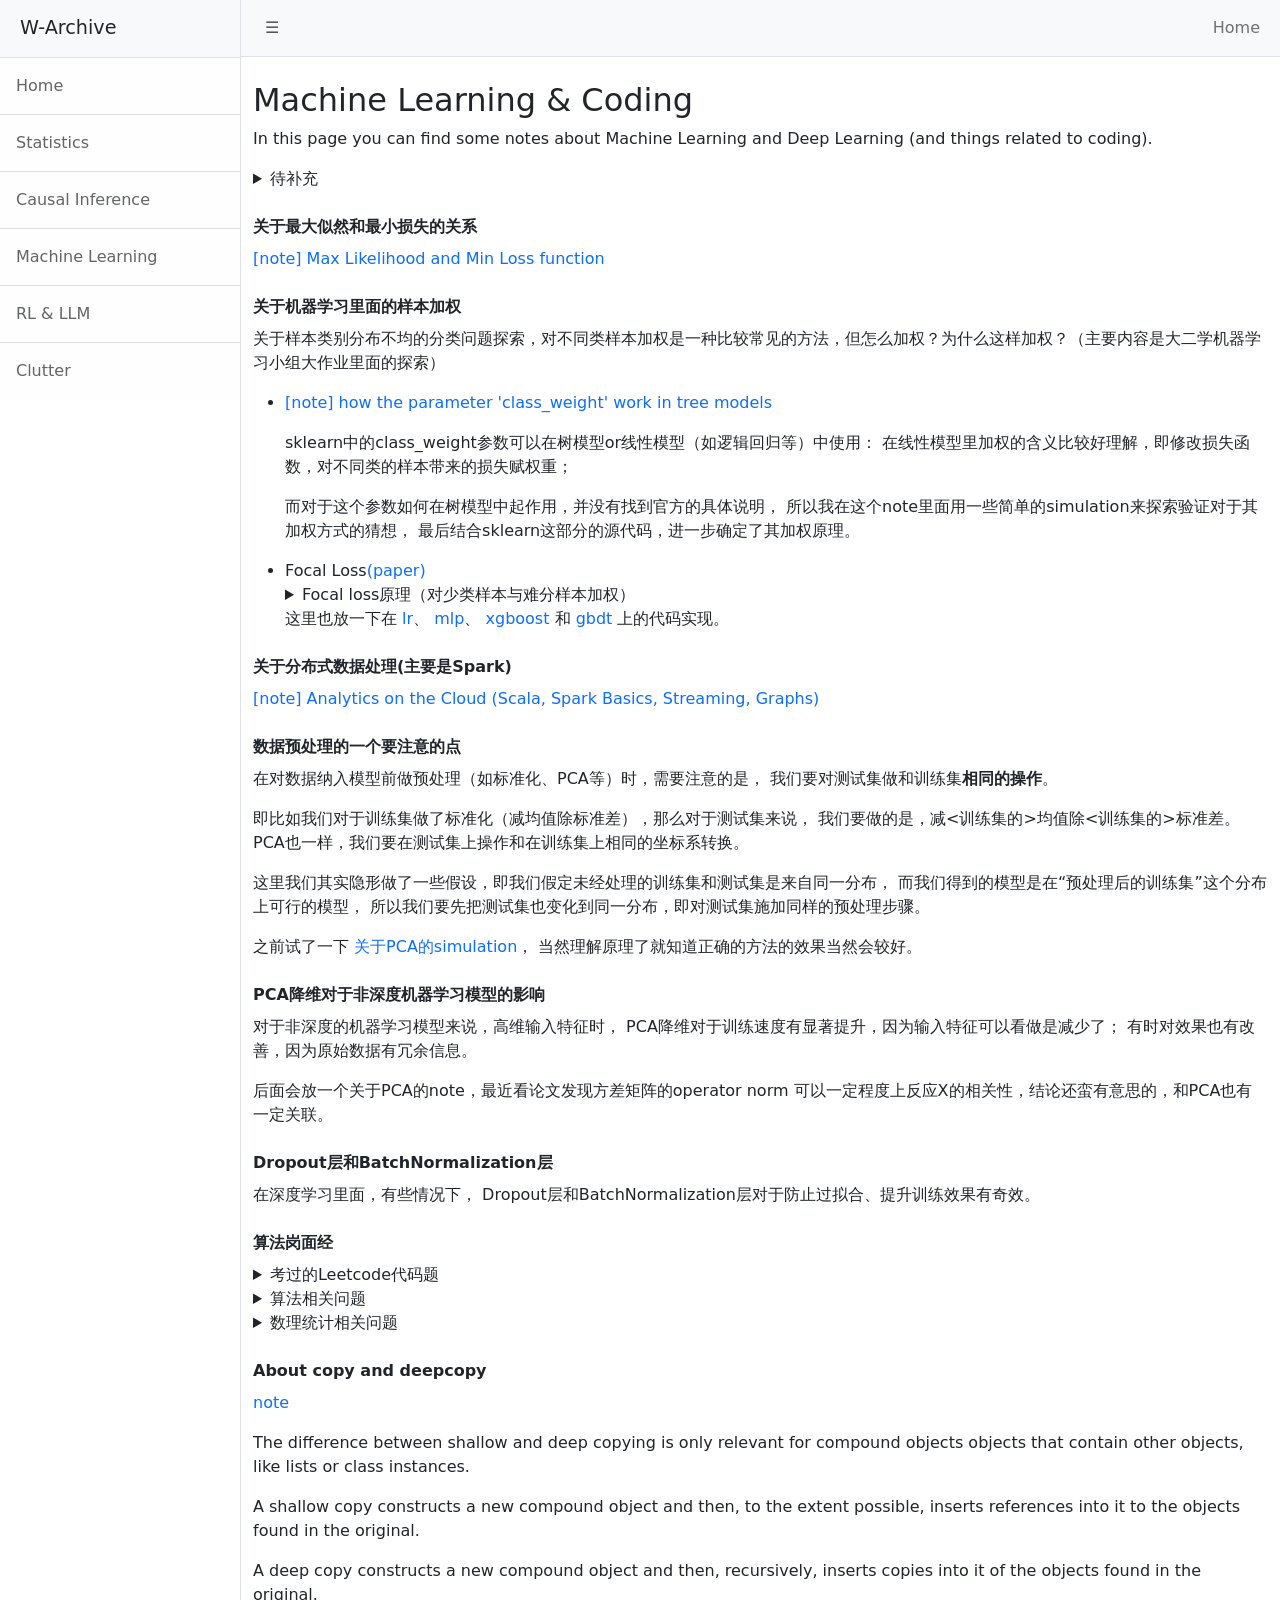
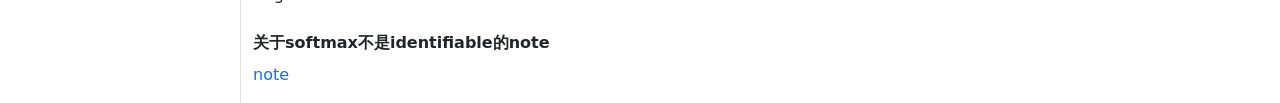
<file: ML.html>
<!DOCTYPE html>
<html lang="en">
    <head>
        <meta charset="utf-8" />
        <meta name="viewport" content="width=device-width, initial-scale=1, shrink-to-fit=no" />
        <meta name="description" content="" />
        <meta name="author" content="" />
        <title>ML-related notes</title>
        <!-- Favicon-->
        <link rel="icon" type="image/x-icon" href="assets/favicon.ico" />
        <!-- Core theme CSS (includes Bootstrap)-->
        <link href="css/styles.css" rel="stylesheet" />
        <style>a{text-decoration: none;}</style>
    </head>
    <body>
        <div class="d-flex" id="wrapper">
            <!-- Sidebar-->
            <div class="border-end bg-white" id="sidebar-wrapper">
                <div class="sidebar-heading border-bottom bg-light">W-Archive</div>
                <div class="list-group list-group-flush">
                    <!-- <a class="list-group-item list-group-item-action list-group-item-light p-3" href="Contact.html">Contact</a> -->
                    <a class="list-group-item list-group-item-action list-group-item-light p-3" href="index.html">Home</a>
                    <a class="list-group-item list-group-item-action list-group-item-light p-3" href="Stats.html">Statistics</a>
                    <a class="list-group-item list-group-item-action list-group-item-light p-3" href="Causal.html">Causal Inference</a>
                    <a class="list-group-item list-group-item-action list-group-item-light p-3" href="ML.html">Machine Learning</a>
                    <a class="list-group-item list-group-item-action list-group-item-light p-3" href="RL.html">RL & LLM</a>
                    <!-- <a class="list-group-item list-group-item-action list-group-item-light p-3" href="Stats&Env.html">Stats&Env</a> -->
                    <!-- <a class="list-group-item list-group-item-action list-group-item-light p-3" href="Stats&Econ.html">Stats&Econ</a> -->
                    <a class="list-group-item list-group-item-action list-group-item-light p-3" href="Clutter.html">Clutter</a>
                </div>
            </div>
            <!-- Page content wrapper-->
            <div id="page-content-wrapper">
                <!-- Top navigation-->
                <nav class="navbar navbar-expand-lg navbar-light bg-light border-bottom">
                    <div class="container-fluid">
                        <button class="btn btn-primary" id="sidebarToggle">☰</button>
                        <button class="navbar-toggler" type="button" data-bs-toggle="collapse" data-bs-target="#navbarSupportedContent" aria-controls="navbarSupportedContent" aria-expanded="false" aria-label="Toggle navigation"><span class="navbar-toggler-icon"></span></button>
                        <div class="collapse navbar-collapse" id="navbarSupportedContent">
                            <ul class="navbar-nav ms-auto mt-2 mt-lg-0">
                                <li class="nav-item active"><a class="nav-link" href="index.html">Home</a></li>
                                <!-- <li class="nav-item"><a class="nav-link" href="#!">Link</a></li>-->
                                <!-- <li class="nav-item dropdown">
                                    <a class="nav-link dropdown-toggle" id="navbarDropdown" href="#" role="button" data-bs-toggle="dropdown" aria-haspopup="true" aria-expanded="false">Dropdown</a>
                                    <div class="dropdown-menu dropdown-menu-end" aria-labelledby="navbarDropdown">
                                        <a class="dropdown-item" href="#!">Action</a>
                                        <a class="dropdown-item" href="#!">Another action</a>
                                        <div class="dropdown-divider"></div>
                                        <a class="dropdown-item" href="#!">Something else here</a>
                                    </div>
                                </li>-->
                            </ul>
                        </div>
                    </div>
                </nav>
                <!-- Page content-->
                <div class="container-fluid">
                    <h2 class="mt-4">Machine Learning & Coding</h2>
                    <p>In this page you can find some notes about Machine Learning and Deep Learning (and things related to coding).</p>

                    <div class="note-list">

                        <details>
                            <summary>待补充</summary>
                            <p>Transformer; DL model实战哪里有改善的地方还有模型参数数量；interesting的模型框架（LHUC, MMoE, TokenMixer）；损失函数设计；DL数学基础，梯度回传，梯度爆炸、梯度消失；ML（notDL）特征选择和特征重要性，以及DL（或者说参数量上来之后）中真的不需要类似这种东西了吗；indentifiable（HDP）；</p>
                        </details>

                        <p class="mt-4 mb-2"><strong>关于最大似然和最小损失的关系</strong></p>
                            <p>
                                <a href="./ML&Coding/about_max_likelihood.html">[note] Max Likelihood and Min Loss function</a>
                            </p>

                        <p class="mt-4 mb-2"><strong>关于机器学习里面的样本加权</strong></p>

                            <p>关于样本类别分布不均的分类问题探索，对不同类样本加权是一种比较常见的方法，但怎么加权？为什么这样加权？（主要内容是大二学机器学习小组大作业里面的探索）</p>

                            <ul>
                                <li>
                                    <p>
                                        <a href="./ML&Coding/how_class_weight_work_in_tree_models.html">
                                            [note] how the parameter 'class_weight' work in tree models
                                        </a>
                                    </p>
                                    <p>
                                        sklearn中的class_weight参数可以在树模型or线性模型（如逻辑回归等）中使用：
                                        在线性模型里加权的含义比较好理解，即修改损失函数，对不同类的样本带来的损失赋权重；
                                    </p>
                                    <p>
                                        而对于这个参数如何在树模型中起作用，并没有找到官方的具体说明，
                                        所以我在这个note里面用一些简单的simulation来探索验证对于其加权方式的猜想，
                                        最后结合sklearn这部分的源代码，进一步确定了其加权原理。
                                    </p>
                                </li>

                            <li> Focal Loss<a href="https://doi.org/10.48550/arXiv.1708.02002">(paper)</a>
                                <details>
                                    <summary>Focal loss原理（对少类样本与难分样本加权）</summary>
                                    <img src="./ML&Coding/focal_loss/原理.png" alt="Focal loss原理">
                                </details>
                                <p>
                                    这里也放一下在
                                    <a href="./ML&Coding/focal_loss/12_logisticregression+focal loss.ipynb">lr</a>、
                                    <a href="./ML&Coding/focal_loss/13_mlp+focal loss.ipynb">mlp</a>、
                                    <a href="./ML&Coding/focal_loss/14_xgboost+focal loss.ipynb">xgboost</a>
                                    和
                                    <a href="./ML&Coding/focal_loss/15_gbdt+focal loss.ipynb">gbdt</a>
                                    上的代码实现。
                                </p>
                            </li>    
                        </ul>
                        
                        <p class="mt-4 mb-2"><strong>关于分布式数据处理(主要是Spark)</strong></p>
                            <p>
                                <a href="./ML&Coding/cloud_coding_spark/Spark_summary__ppt_.pdf">[note] Analytics on the Cloud (Scala, Spark Basics, Streaming, Graphs) </a>
                            </p>

                        <p class="mt-4 mb-2"><strong>数据预处理的一个要注意的点</strong></p>
                            <p>
                                在对数据纳入模型前做预处理（如标准化、PCA等）时，需要注意的是，
                                我们要对测试集做和训练集<b>相同的操作</b>。
                            </p>
                            <p>
                                即比如我们对于训练集做了标准化（减均值除标准差），那么对于测试集来说，
                                我们要做的是，减&lt;训练集的&gt;均值除&lt;训练集的&gt;标准差。
                                PCA也一样，我们要在测试集上操作和在训练集上相同的坐标系转换。
                            </p>
                            <p>
                                这里我们其实隐形做了一些假设，即我们假定未经处理的训练集和测试集是来自同一分布，
                                而我们得到的模型是在“预处理后的训练集”这个分布上可行的模型，
                                所以我们要先把测试集也变化到同一分布，即对测试集施加同样的预处理步骤。
                            </p>
                            <p>
                                之前试了一下
                                <a href="./ML&Coding/PCA探索1.html">关于PCA的simulation</a>，
                                当然理解原理了就知道正确的方法的效果当然会较好。
                            </p>

                        <p class="mt-4 mb-2"><strong>PCA降维对于非深度机器学习模型的影响</strong></p>
                            <p>
                                对于非深度的机器学习模型来说，高维输入特征时，
                                PCA降维对于训练速度有显著提升，因为输入特征可以看做是减少了；
                                有时对效果也有改善，因为原始数据有冗余信息。
                            </p>
                            <p>
                                后面会放一个关于PCA的note，最近看论文发现方差矩阵的operator norm
                                可以一定程度上反应X的相关性，结论还蛮有意思的，和PCA也有一定关联。
                            </p>

                        <p class="mt-4 mb-2"><strong>Dropout层和BatchNormalization层</strong></p>
                            <p>
                                在深度学习里面，有些情况下，
                                Dropout层和BatchNormalization层对于防止过拟合、提升训练效果有奇效。
                            </p>

                        <p class="mt-4 mb-2"><strong>算法岗面经</strong></p>
                            <details>
                                <summary>考过的Leetcode代码题</summary>
                                <p>54. 螺旋矩阵（四个方向枚举，不影响算法复杂度）；322. 零钱兑换（动态规划）；49. 字母异位词分组；200. 岛屿数量（深度、广度优先）；102. 二叉树的层序遍历；72. 编辑距离（二维动态规划）；3. 无重复字符的最长子串；</p>
                            </details>

                            <details>
                                <summary>算法相关问题</summary>
                                <p>1. 训练出现NaN的原因。2. </p>
                            </details>

                            <details>
                                <summary>数理统计相关问题</summary>
                                <p>1. 扔均匀硬币，扔到两次连续正面，扔的次数的期望？2. 贝叶斯（三门问题、）</p>
                            </details>
                        

                        <p class="mt-4 mb-2"><strong>About copy and deepcopy</strong></p>
                            <p>
                                <a href="./ML&Coding/Copy and DeepCopy.html">note</a>
                            </p>
                            <p>
                                The difference between shallow and deep copying is only relevant for compound objects
                                objects that contain other objects, like lists or class instances.
                            </p>
                            <p>
                                A shallow copy constructs a new compound object and then, to the extent possible,
                                inserts references into it to the objects found in the original.
                            </p>
                            <p>
                                A deep copy constructs a new compound object and then, recursively,
                                inserts copies into it of the objects found in the original.
                            </p>

                        <p class="mt-4 mb-2"><strong>关于softmax不是identifiable的note</strong></p>
                            <p>
                                <a href="./ML&Coding/softmax.html">note</a>
                            </p>

                    </div>
                </div>
            </div>
        </div>
        <!-- Bootstrap core JS-->
        <script src="https://cdn.jsdelivr.net/npm/bootstrap@5.2.3/dist/js/bootstrap.bundle.min.js"></script>
        <!-- Core theme JS-->
        <script src="js/scripts.js"></script>
    </body>
</html>
</file>
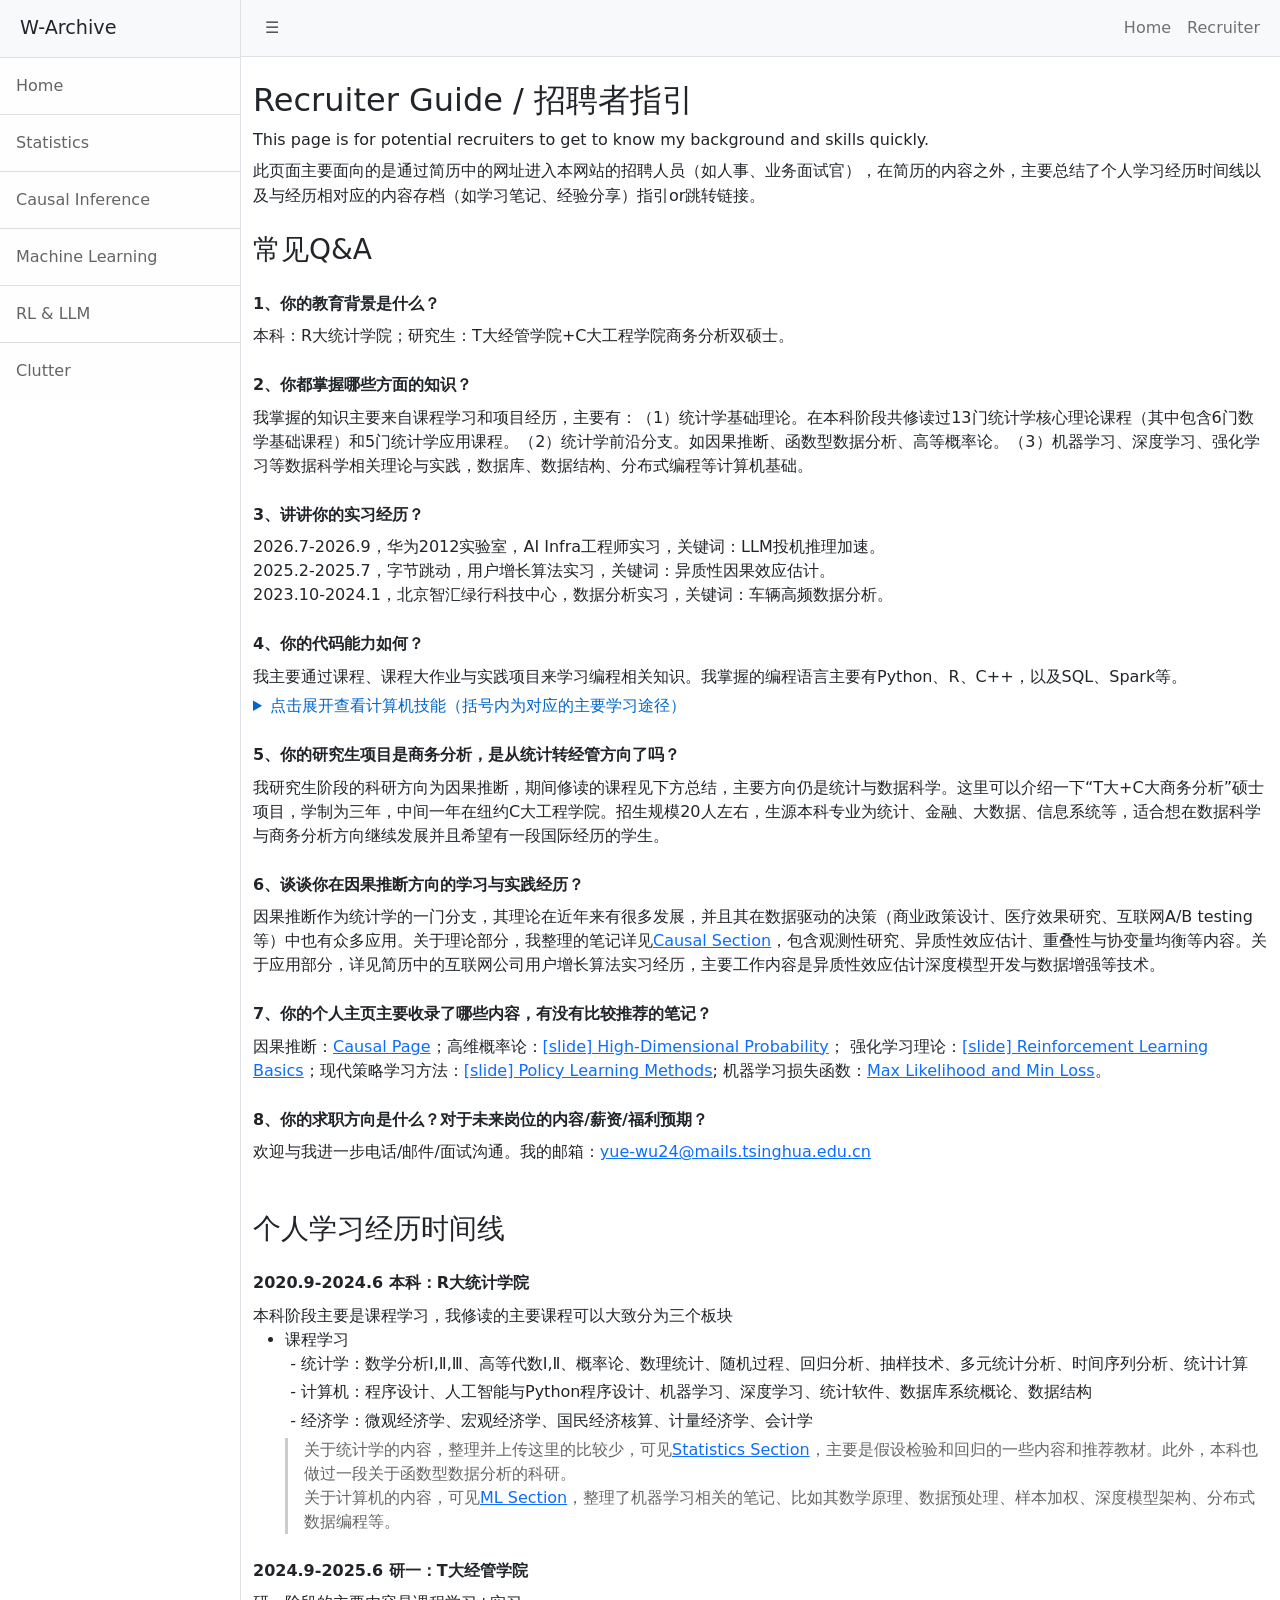
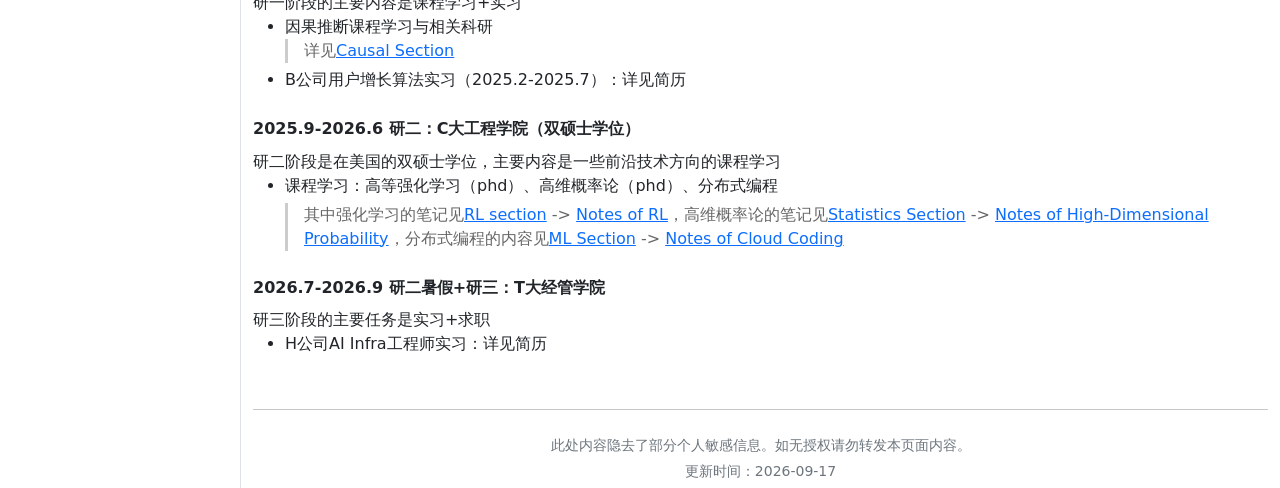
<file: recruiter.html>
<!DOCTYPE html>
<html lang="en">

<head>
    <style>
      /* 正文段落行距 */
      #page-content-wrapper p {
        line-height: 1.6;
        margin-bottom: 0.3rem;
      }
      
      /* 列表项行距 */
      #page-content-wrapper li {
        line-height: 1.5;
        margin-bottom: 0.3rem;
      }
    </style>
    <meta charset="utf-8" />
    <meta name="viewport" content="width=device-width, initial-scale=1, shrink-to-fit=no" />
    <meta name="description" content="" />
    <meta name="author" content="" />
    <title>Recruiter Guide - W</title>
    <!-- Favicon-->
    <link rel="icon" type="image/x-icon" href="assets/favicon.ico" />
    <!-- Core theme CSS (includes Bootstrap)-->
    <link href="css/styles.css" rel="stylesheet" />
</head>

<body>
    <div class="d-flex" id="wrapper">
        <!-- Sidebar-->
        <div class="border-end bg-white" id="sidebar-wrapper">
            <div class="sidebar-heading border-bottom bg-light">W-Archive</div>
            <div class="list-group list-group-flush">
                <a class="list-group-item list-group-item-action list-group-item-light p-3" href="index.html">Home</a>
                <a class="list-group-item list-group-item-action list-group-item-light p-3" href="Stats.html">Statistics</a>
                <a class="list-group-item list-group-item-action list-group-item-light p-3" href="Causal.html">Causal Inference</a>
                <a class="list-group-item list-group-item-action list-group-item-light p-3" href="ML.html">Machine Learning</a>
                <a class="list-group-item list-group-item-action list-group-item-light p-3" href="RL.html">RL & LLM</a>
                <!-- <a class="list-group-item list-group-item-action list-group-item-light p-3" href="Stats&Env.html">Stats&Env</a> -->
                <!-- <a class="list-group-item list-group-item-action list-group-item-light p-3" href="Stats&Econ.html">Stats&Econ</a> -->
                <a class="list-group-item list-group-item-action list-group-item-light p-3" href="Clutter.html">Clutter</a>
            </div>
        </div>
        <!-- Page content wrapper-->
        <div id="page-content-wrapper">
            <!-- Top navigation-->
            <nav class="navbar navbar-expand-lg navbar-light bg-light border-bottom">
                <div class="container-fluid">
                    <button class="btn btn-primary" id="sidebarToggle">☰</button>
                    <button class="navbar-toggler" type="button" data-bs-toggle="collapse"
                        data-bs-target="#navbarSupportedContent" aria-controls="navbarSupportedContent"
                        aria-expanded="false" aria-label="Toggle navigation"><span
                            class="navbar-toggler-icon"></span></button>
                    <div class="collapse navbar-collapse" id="navbarSupportedContent">
                        <ul class="navbar-nav ms-auto mt-2 mt-lg-0">
                            <div class="nav-item"><a class="nav-link" href="index.html">Home</a></div>
                            <div class="nav-item active"><a class="nav-link" href="recruiter.html">Recruiter</a></div>
                        </ul>
                    </div>
                </div>
            </nav>
            <!-- Page content-->
            <div class="container-fluid">

                <section class="mt-4">
                    <h2>Recruiter Guide / 招聘者指引</h2>
                    <p>This page is for potential recruiters to get to know my background and skills quickly.</p>
                    <p>此页面主要面向的是通过简历中的网址进入本网站的招聘人员（如人事、业务面试官），在简历的内容之外，主要总结了个人学习经历时间线以及与经历相对应的内容存档（如学习笔记、经验分享）指引or跳转链接。</p>
                    <!-- <p> -> 点击可查看我的 <a href="recruiter/wuyue_cv.pdf">CV</a>（需输入密码）</p> -->
                </section>

                <section class="mt-4" style="margin-top: 7px;">
                    <h3>常见Q&A</h3>

                    <p class="mt-4 mb-2"><strong>1、你的教育背景是什么？</strong></p>

                    本科：R大统计学院；研究生：T大经管学院+C大工程学院商务分析双硕士。

                    <p class="mt-4 mb-2"><strong>2、你都掌握哪些方面的知识？</strong></p>
                    我掌握的知识主要来自课程学习和项目经历，主要有：（1）统计学基础理论。在本科阶段共修读过13门统计学核心理论课程（其中包含6门数学基础课程）和5门统计学应用课程。（2）统计学前沿分支。如因果推断、函数型数据分析、高等概率论。（3）机器学习、深度学习、强化学习等数据科学相关理论与实践，数据库、数据结构、分布式编程等计算机基础。

                    <p class="mt-4 mb-2"><strong>3、讲讲你的实习经历？</strong></p>

                    2026.7-2026.9，华为2012实验室，AI Infra工程师实习，关键词：LLM投机推理加速。<br>
                    2025.2-2025.7，字节跳动，用户增长算法实习，关键词：异质性因果效应估计。<br>
                    2023.10-2024.1，北京智汇绿行科技中心，数据分析实习，关键词：车辆高频数据分析。

                    <p class="mt-4 mb-2"><strong>4、你的代码能力如何？</strong></p>

                    我主要通过课程、课程大作业与实践项目来学习编程相关知识。我掌握的编程语言主要有Python、R、C++，以及SQL、Spark等。<br>

                    <details style="margin-top: 5px;">
                        <summary style="cursor: pointer; color: #0066cc; user-select: none;">
                            点击展开查看计算机技能（括号内为对应的主要学习途径）
                        </summary>

                        <div style="margin-top: 7px;">
                            （1）Python
                            <ul>
                                <li>Python基础（人工智能与Python程序设计课程）</li>
                                <li>scikit-learn（机器学习课程与大作业）</li>
                                <li>PyTorch+TensorFlow（互联网实习、深度学习课程与大作业、人工智能与Python程序设计课程大作业）</li>
                                <li>Gymnasium（强化学习课程）</li>
                            </ul>

                            （2）R语言
                            <ul>
                                <li>R语言基础+glmnet、caret、rpart、ranger（统计软件课程与统计学项目）</li>
                                <li>fda（函数型数据分析科研）</li>
                                <li>PSweight、grf、MatchIt（因果推断科研）</li>
                            </ul>


                            （3）C语言、数据结构
                            <ul>
                                <li>C语言、C++语言基础（程序设计课程）</li>
                                <li>数据结构（数据结构课程、Leetcode）</li>
                            </ul>

                            （4）分布式编程
                            <ul>
                                <li>Scala与Spark基础（分布式数据处理课程）</li>
                                <li>PySpark（互联网算法实习）</li>
                            </ul>

                            （5）SQL（本科数据库课程）

                            （6）Linux、Git（DL、LLM算法相关实习）

                        </div>
                    </details>

                    <p class="mt-4 mb-2"><strong>5、你的研究生项目是商务分析，是从统计转经管方向了吗？</strong></p>
                    我研究生阶段的科研方向为因果推断，期间修读的课程见下方总结，主要方向仍是统计与数据科学。这里可以介绍一下“T大+C大商务分析”硕士项目，学制为三年，中间一年在纽约C大工程学院。招生规模20人左右，生源本科专业为统计、金融、大数据、信息系统等，适合想在数据科学与商务分析方向继续发展并且希望有一段国际经历的学生。<br>
                    
                    <p class="mt-4 mb-2"><strong>6、谈谈你在因果推断方向的学习与实践经历？</strong></p>
                    因果推断作为统计学的一门分支，其理论在近年来有很多发展，并且其在数据驱动的决策（商业政策设计、医疗效果研究、互联网A/B testing等）中也有众多应用。关于理论部分，我整理的笔记详见<a href="Causal.html">Causal Section</a>，包含观测性研究、异质性效应估计、重叠性与协变量均衡等内容。关于应用部分，详见简历中的互联网公司用户增长算法实习经历，主要工作内容是异质性效应估计深度模型开发与数据增强等技术。

                    <p class="mt-4 mb-2"><strong>7、你的个人主页主要收录了哪些内容，有没有比较推荐的笔记？</strong></p>
                    因果推断：<a href="Causal.html">Causal Page</a>；高维概率论：<a href="./Stats/HDP/HDP_summary.pdf">[slide] High-Dimensional Probability</a>；
                    强化学习理论：<a href="./RL/RL_summary.pdf">[slide] Reinforcement Learning Basics</a>；现代策略学习方法：<a href="./RL/Policy_Learning/Policy_Learning_summary.pdf">[slide] Policy Learning Methods</a>; 机器学习损失函数：<a href="./ML&Coding/about_max_likelihood.html">Max Likelihood and Min Loss</a>。

                    <p class="mt-4 mb-2"><strong>8、你的求职方向是什么？对于未来岗位的内容/薪资/福利预期？</strong></p>
                    欢迎与我进一步电话/邮件/面试沟通。我的邮箱：<a href="mailto:yue-wu24@mails.tsinghua.edu.cn">yue-wu24@mails.tsinghua.edu.cn</a>

                </section>

                <br>
                <section class="mt-4">
                    <h3>个人学习经历时间线</h3>

                    <p class="mt-4 mb-2"><strong>2020.9-2024.6 本科：R大统计学院</strong></p>
                    <!-- <p>本科：R大统计学院</p> -->
                    本科阶段主要是课程学习，我修读的主要课程可以大致分为三个板块
                    <ul>
                        <li>课程学习
                            <ul style="list-style: '- '; padding-left: 1rem;">
                                <li>统计学：数学分析Ⅰ,Ⅱ,Ⅲ、高等代数Ⅰ,Ⅱ、概率论、数理统计、随机过程、回归分析、抽样技术、多元统计分析、时间序列分析、统计计算</li>
                                <li>计算机：程序设计、人工智能与Python程序设计、机器学习、深度学习、统计软件、数据库系统概论、数据结构</li>
                                <li>经济学：微观经济学、宏观经济学、国民经济核算、计量经济学、会计学</li>
                            </ul>
                        </li>
                        <p style="padding-left: 16px; border-left: 3px solid #ccc; color: #666; line-height: 1.5;">
                        关于统计学的内容，整理并上传这里的比较少，可见<a href="Stats.html">Statistics Section</a>，主要是假设检验和回归的一些内容和推荐教材。此外，本科也做过一段关于函数型数据分析的科研。<br>
                        关于计算机的内容，可见<a href="ML.html">ML Section</a>，整理了机器学习相关的笔记、比如其数学原理、数据预处理、样本加权、深度模型架构、分布式数据编程等。<br>
                        </p>
                    </ul>


                    <p class="mt-4 mb-2"><strong>2024.9-2025.6 研一：T大经管学院</strong></p>
                    <!-- <p>研一：T大经管学院</p> -->
                    研一阶段的主要内容是课程学习+实习
                    <ul class="mb-1">
                        <li>因果推断课程学习与相关科研
                            <p style="padding-left: 16px; border-left: 3px solid #ccc; color: #666; line-height: 1.5;">
                                详见<a href="Causal.html">Causal Section</a>
                            </p>
                        </li>
                        <li>B公司用户增长算法实习（2025.2-2025.7）：详见简历</li>
                    </ul>

                    <p class="mt-4 mb-2"><strong>2025.9-2026.6 研二：C大工程学院（双硕士学位）</strong></p>
                    <!-- <p>研二：C大工程学院（双硕士学位）</p> -->
                    研二阶段是在美国的双硕士学位，主要内容是一些前沿技术方向的课程学习
                    <ul class="mb-1">
                        <li>课程学习：高等强化学习（phd）、高维概率论（phd）、分布式编程</li>
                        <p style="padding-left: 16px; border-left: 3px solid #ccc; color: #666; line-height: 1.5;">其中强化学习的笔记见<a href="RL.html">RL section</a> -> <a href="RL/RL_summary__ppt_.pdf">Notes of RL</a>，高维概率论的笔记见<a href="Stats.html">Statistics Section</a> ->
                    <a href="Stats/HDP/HDP_summary__ppt_.pdf">Notes of High-Dimensional Probability</a>，分布式编程的内容见<a
                        href="ML.html">ML Section</a> -> <a
                        href="ML&Coding/cloud_coding_spark/Spark_summary__ppt_.pdf">Notes of Cloud Coding</a></p>
                    </ul>


                    <p class="mt-4 mb-2"><strong>2026.7-2026.9 研二暑假+研三：T大经管学院</strong></p>
                    <!-- <p>研二暑假+研三：T大经管学院</p> -->
                    研三阶段的主要任务是实习+求职
                    <ul class="mb-1">
                        <li>H公司AI Infra工程师实习：详见简历</li>
                    </ul>

                </section>

                <br>

                <hr class="my-4">

                <section class="mt-4 text-center">
                    <p class="text-muted small mb-1">
                        此处内容隐去了部分个人敏感信息。如无授权请勿转发本页面内容。
                    </p>
                    <p class="text-muted small">
                        更新时间：2026-09-17
                    </p>
                </section>

            </div>
        </div>
    </div>
    <!-- Bootstrap core JS-->
    <script src="https://cdn.jsdelivr.net/npm/bootstrap@5.2.3/dist/js/bootstrap.bundle.min.js"></script>
    <!-- Core theme JS-->
    <script src="js/scripts.js"></script>
</body>

</html>
</file>
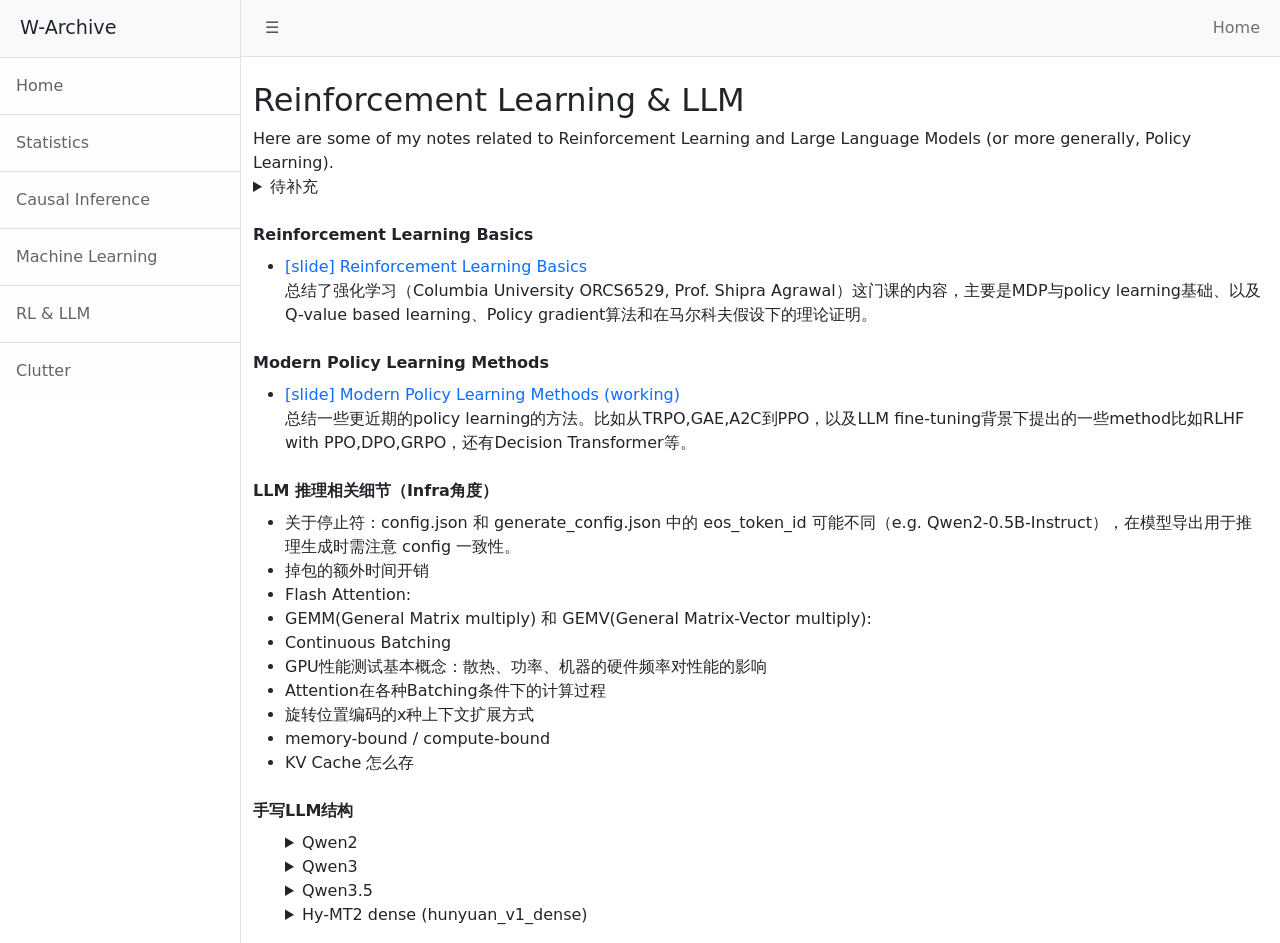
<file: RL.html>
<!DOCTYPE html>
<html lang="en">

<head>
    <meta charset="utf-8" />
    <meta name="viewport" content="width=device-width, initial-scale=1, shrink-to-fit=no" />
    <meta name="description" content="" />
    <meta name="author" content="" />
    <title>RL-related notes</title>
    <!-- Favicon-->
    <link rel="icon" type="image/x-icon" href="assets/favicon.ico" />
    <!-- Core theme CSS (includes Bootstrap)-->
    <link href="css/styles.css" rel="stylesheet" />
    <style>
        a {
            text-decoration: none;
        }
    </style>
</head>

<body>
    <div class="d-flex" id="wrapper">
        <!-- Sidebar-->
        <div class="border-end bg-white" id="sidebar-wrapper">
            <div class="sidebar-heading border-bottom bg-light">W-Archive</div>
            <div class="list-group list-group-flush">
                <a class="list-group-item list-group-item-action list-group-item-light p-3" href="index.html">Home</a>
                <a class="list-group-item list-group-item-action list-group-item-light p-3"
                    href="Stats.html">Statistics</a>
                <a class="list-group-item list-group-item-action list-group-item-light p-3" href="Causal.html">Causal
                    Inference</a>
                <a class="list-group-item list-group-item-action list-group-item-light p-3" href="ML.html">Machine
                    Learning</a>
                <a class="list-group-item list-group-item-action list-group-item-light p-3" href="RL.html">RL & LLM</a>
                <!-- <a class="list-group-item list-group-item-action list-group-item-light p-3" href="Stats&Env.html">Stats&Env</a> -->
                <!-- <a class="list-group-item list-group-item-action list-group-item-light p-3" href="Stats&Econ.html">Stats&Econ</a> -->
                <a class="list-group-item list-group-item-action list-group-item-light p-3"
                    href="Clutter.html">Clutter</a>
            </div>
        </div>
        <!-- Page content wrapper-->
        <div id="page-content-wrapper">
            <!-- Top navigation-->
            <nav class="navbar navbar-expand-lg navbar-light bg-light border-bottom">
                <div class="container-fluid">
                    <button class="btn btn-primary" id="sidebarToggle">☰</button>
                    <button class="navbar-toggler" type="button" data-bs-toggle="collapse"
                        data-bs-target="#navbarSupportedContent" aria-controls="navbarSupportedContent"
                        aria-expanded="false" aria-label="Toggle navigation"><span
                            class="navbar-toggler-icon"></span></button>
                    <div class="collapse navbar-collapse" id="navbarSupportedContent">
                        <ul class="navbar-nav ms-auto mt-2 mt-lg-0">
                            <li class="nav-item active"><a class="nav-link" href="index.html">Home</a></li>
                            <!-- <li class="nav-item"><a class="nav-link" href="#!">Link</a></li>-->
                            <!-- <li class="nav-item dropdown">
                                    <a class="nav-link dropdown-toggle" id="navbarDropdown" href="#" role="button" data-bs-toggle="dropdown" aria-haspopup="true" aria-expanded="false">Dropdown</a>
                                    <div class="dropdown-menu dropdown-menu-end" aria-labelledby="navbarDropdown">
                                        <a class="dropdown-item" href="#!">Action</a>
                                        <a class="dropdown-item" href="#!">Another action</a>
                                        <div class="dropdown-divider"></div>
                                        <a class="dropdown-item" href="#!">Something else here</a>
                                    </div>
                                </li>-->
                        </ul>
                    </div>
                </div>
            </nav>
            <!-- Page content-->
            <div class="container-fluid">
                <h2 class="mt-4">Reinforcement Learning & LLM</h2>

                Here are some of my notes related to Reinforcement Learning and Large Language Models (or more
                generally,
                Policy Learning).

                <div class="note-list">

                    <details>
                        <summary>待补充</summary>
                        <p>AI Infra自查list; 投机推理; Modern RL Methods</p>
                    </details>

                    <p class="mt-4 mb-2"><strong>Reinforcement Learning Basics</strong></p>
                    <ul>
                        <li>
                            <a href="./RL/RL_summary.pdf">[slide] Reinforcement Learning Basics</a>
                            <p>
                                总结了强化学习（Columbia University ORCS6529, Prof. Shipra Agrawal）这门课的内容，主要是MDP与policy
                                learning基础、以及Q-value based learning、Policy
                                gradient算法和在马尔科夫假设下的理论证明。
                            </p>
                        </li>
                    </ul>

                    <p class="mt-4 mb-2"><strong>Modern Policy Learning Methods</strong></p>
                    <ul>
                        <li>
                            <a href="./RL/Modern_Policy_Learning_methods.pdf">[slide] Modern Policy Learning Methods (working)</a>
                            <p>
                                总结一些更近期的policy learning的方法。比如从TRPO,GAE,A2C到PPO，以及LLM fine-tuning背景下提出的一些method比如RLHF with PPO,DPO,GRPO，还有Decision Transformer等。
                                <!-- 其中conservative policy gradient method的一系列工程化近似（在存储复杂度、计算迭代成本上的优化）【xx】。 -->
                            </p>
                        </li>
                    </ul>

                    <!-- <p class="mt-4 mb-2"><strong>RL八股</strong></p>
                    <ul class="mb-1">
                    <details>
                        <summary>PPO,GRPO公式</summary>
                        <p>请看note</p>
                    </details>
                    </ul> -->

                    <p class="mt-4 mb-2"><strong>LLM 推理相关细节（Infra角度）</strong></p>
                    <ul class="mb-1">
                        <li>关于停止符：config.json 和 generate_config.json 中的 eos_token_id 可能不同（e.g.
                            Qwen2-0.5B-Instruct），在模型导出用于推理生成时需注意 config 一致性。</li>
                        <li>掉包的额外时间开销</li>
                        <li>Flash Attention: </li>
                        <li>GEMM(General Matrix multiply) 和 GEMV(General Matrix-Vector multiply): </li>
                        <li>Continuous Batching</li>
                        <li>GPU性能测试基本概念：散热、功率、机器的硬件频率对性能的影响</li>
                        <li>Attention在各种Batching条件下的计算过程</li>
                        <li>旋转位置编码的x种上下文扩展方式</li>
                        <li>memory-bound / compute-bound</li>
                        <li>KV Cache 怎么存</li>
                    </ul>

                    <p class="mt-4 mb-2"><strong>手写LLM结构</strong></p>
                    <ul>
                        <details>
                            <summary>Qwen2</summary>
                            <img src="./LLM/hand_written_model_structure/Qwen2.png" alt=""
                                style="max-width: 100%; height: auto;">
                        </details>
                        <details>
                            <summary>Qwen3</summary>
                            <img src="./LLM/hand_written_model_structure/Qwen3.png" alt=""
                                style="max-width: 100%; height: auto;">
                        </details>
                        <details>
                            <summary>Qwen3.5</summary>
                            <img src="./LLM/hand_written_model_structure/Qwen3_5.png" alt=""
                                style="max-width: 100%; height: auto;">
                        </details>
                        <details>
                            <summary>Hy-MT2 dense (hunyuan_v1_dense)</summary>
                            <img src="./LLM/hand_written_model_structure/hunyuan_v1_dense.png" alt=""
                                style="max-width: 100%; height: auto;">
                        </details>
                    </ul>
                </div>
            </div>
        </div>
    </div>
    <!-- Bootstrap core JS-->
    <script src="https://cdn.jsdelivr.net/npm/bootstrap@5.2.3/dist/js/bootstrap.bundle.min.js"></script>
    <!-- Core theme JS-->
    <script src="js/scripts.js"></script>
</body>

</html>
</file>
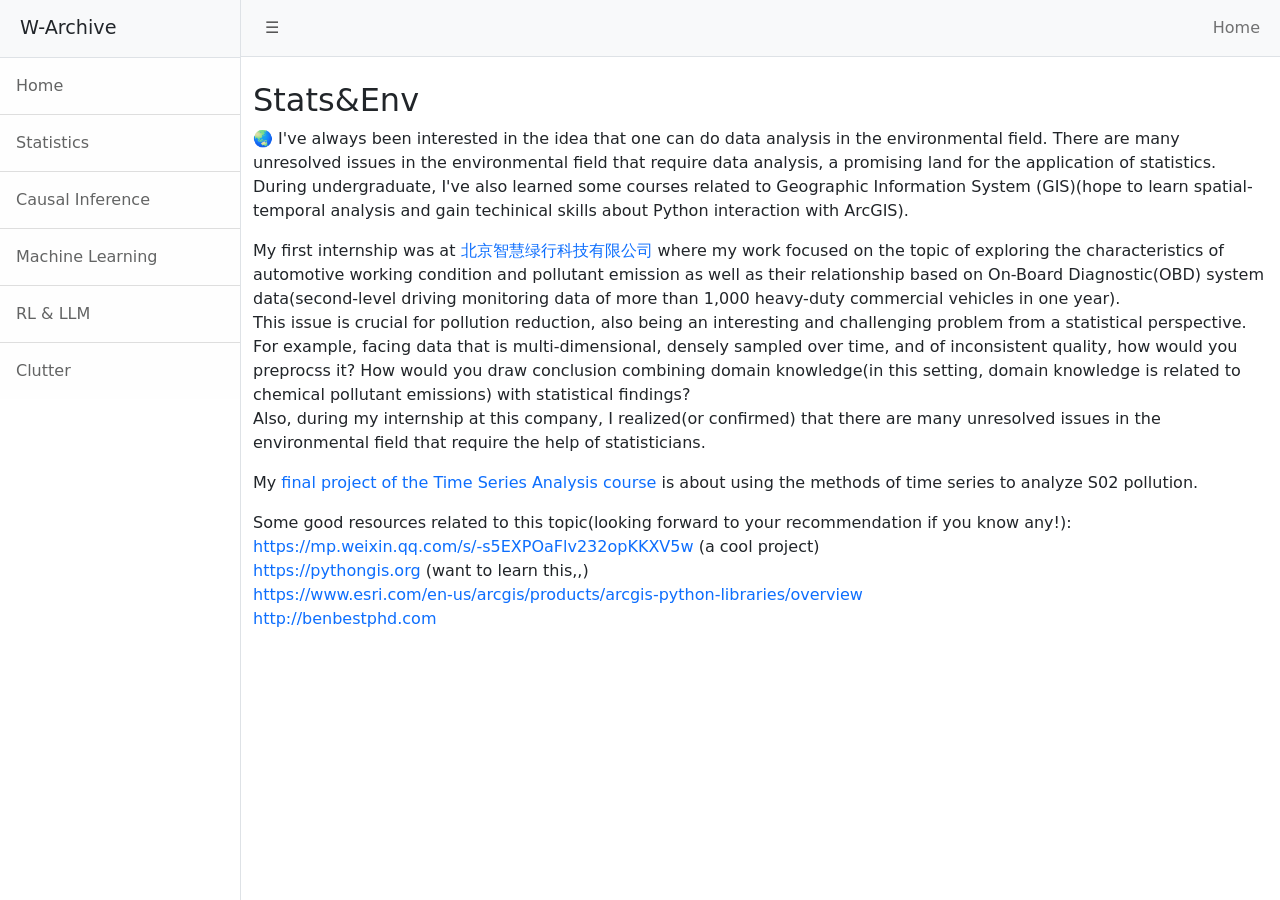
<file: Stats&Env.html>
<!DOCTYPE html>
<html lang="en">

<head>
    <meta charset="utf-8" />
    <meta name="viewport" content="width=device-width, initial-scale=1, shrink-to-fit=no" />
    <meta name="description" content="" />
    <meta name="author" content="" />
    <title>Stats&Env-related notes</title>
    <!-- Favicon-->
    <link rel="icon" type="image/x-icon" href="assets/favicon.ico" />
    <!-- Core theme CSS (includes Bootstrap)-->
    <link href="css/styles.css" rel="stylesheet" />
    <style>a{text-decoration: none;}</style>
</head>

<body>
    <div class="d-flex" id="wrapper">
        <!-- Sidebar-->
        <div class="border-end bg-white" id="sidebar-wrapper">
            <div class="sidebar-heading border-bottom bg-light">W-Archive</div>
                <div class="list-group list-group-flush">
                    <!-- <a class="list-group-item list-group-item-action list-group-item-light p-3" href="Contact.html">Contact</a> -->
                    <a class="list-group-item list-group-item-action list-group-item-light p-3" href="index.html">Home</a>
                    <a class="list-group-item list-group-item-action list-group-item-light p-3" href="Stats.html">Statistics</a>
                    <a class="list-group-item list-group-item-action list-group-item-light p-3" href="Causal.html">Causal Inference</a>
                    <a class="list-group-item list-group-item-action list-group-item-light p-3" href="ML.html">Machine Learning</a>
                    <a class="list-group-item list-group-item-action list-group-item-light p-3" href="RL.html">RL & LLM</a>
                    <!-- <a class="list-group-item list-group-item-action list-group-item-light p-3" href="Stats&Env.html">Stats&Env</a> -->
                    <!-- <a class="list-group-item list-group-item-action list-group-item-light p-3" href="Stats&Econ.html">Stats&Econ</a> -->
                    <a class="list-group-item list-group-item-action list-group-item-light p-3" href="Clutter.html">Clutter</a>
                </div>
        </div>
        <!-- Page content wrapper-->
        <div id="page-content-wrapper">
            <!-- Top navigation-->
            <nav class="navbar navbar-expand-lg navbar-light bg-light border-bottom">
                <div class="container-fluid">
                    <button class="btn btn-primary" id="sidebarToggle">☰</button>
                    <button class="navbar-toggler" type="button" data-bs-toggle="collapse"
                        data-bs-target="#navbarSupportedContent" aria-controls="navbarSupportedContent"
                        aria-expanded="false" aria-label="Toggle navigation"><span
                            class="navbar-toggler-icon"></span></button>
                    <div class="collapse navbar-collapse" id="navbarSupportedContent">
                        <ul class="navbar-nav ms-auto mt-2 mt-lg-0">
                            <li class="nav-item active"><a class="nav-link" href="index.html">Home</a></li>
                            <!-- <li class="nav-item"><a class="nav-link" href="#!">Link</a></li>-->
                            <!-- <li class="nav-item dropdown">
                                    <a class="nav-link dropdown-toggle" id="navbarDropdown" href="#" role="button" data-bs-toggle="dropdown" aria-haspopup="true" aria-expanded="false">Dropdown</a>
                                    <div class="dropdown-menu dropdown-menu-end" aria-labelledby="navbarDropdown">
                                        <a class="dropdown-item" href="#!">Action</a>
                                        <a class="dropdown-item" href="#!">Another action</a>
                                        <div class="dropdown-divider"></div>
                                        <a class="dropdown-item" href="#!">Something else here</a>
                                    </div>
                                </li>-->
                        </ul>
                    </div>
                </div>
            </nav>
            <!-- Page content-->
            <div class="container-fluid">
                <h2 class="mt-4">Stats&Env</h2>
                <!-- <p>In this page you can find some notes about how stats can help to make the environment better(an -->
                    <!-- interesting topic for me).</p> -->
                <p>&#127759 I've always been interested in the idea that one can do data analysis in the environmental field.
                    There are many unresolved issues in the environmental field that require data analysis, a promising
                    land for the application of statistics.
                    During undergraduate, I've also learned some courses related to Geographic Information System (GIS)(hope to learn spatial-temporal analysis and gain techinical skills about Python
                    interaction with ArcGIS).</p>
                
                <p>My first internship was at <a href="http://www.smart-trans.net/">北京智慧绿行科技有限公司</a> where my work
                    focused on the topic of exploring the characteristics of automotive working condition and pollutant
                    emission as well as their relationship
                    based on On-Board Diagnostic(OBD) system data(second-level driving monitoring data of more than
                    1,000 heavy-duty commercial vehicles in one year).

                    <br>This issue is crucial for pollution reduction, also being an interesting and challenging problem
                    from a statistical perspective.
                    For example, facing data that is multi-dimensional, densely sampled over time, and of inconsistent
                    quality, how would you preprocss it?
                    How would you draw conclusion combining domain knowledge(in this setting, domain knowledge is
                    related to chemical pollutant emissions) with statistical findings?

                    <br>Also, during my internship at this company, I realized(or confirmed) that there are many
                    unresolved issues in the environmental field that require the help of statisticians.
                </p>

                <p>My <a href="./Stats&Env/时序大作业报告.pdf">final project of the Time Series Analysis course</a> is about using the methods of time series to analyze S02 pollution.</p>
               
                <p>
                    Some good resources related to this topic(looking forward to your recommendation if you know any!):
                    <br><a href="https://mp.weixin.qq.com/s/-s5EXPOaFlv232opKKXV5w">https://mp.weixin.qq.com/s/-s5EXPOaFlv232opKKXV5w</a> (a cool project)
                    <br><a href="https://pythongis.org/">https://pythongis.org</a> (want to learn this,,)
                    <br><a href="https://www.esri.com/en-us/arcgis/products/arcgis-python-libraries/overview">https://www.esri.com/en-us/arcgis/products/arcgis-python-libraries/overview</a>
                    <br><a href="http://benbestphd.com">http://benbestphd.com</a>
                </p>

            </div>
        </div>
    </div>
    <!-- Bootstrap core JS-->
    <script src="https://cdn.jsdelivr.net/npm/bootstrap@5.2.3/dist/js/bootstrap.bundle.min.js"></script>
    <!-- Core theme JS-->
    <script src="js/scripts.js"></script>
</body>

</html>
</file>
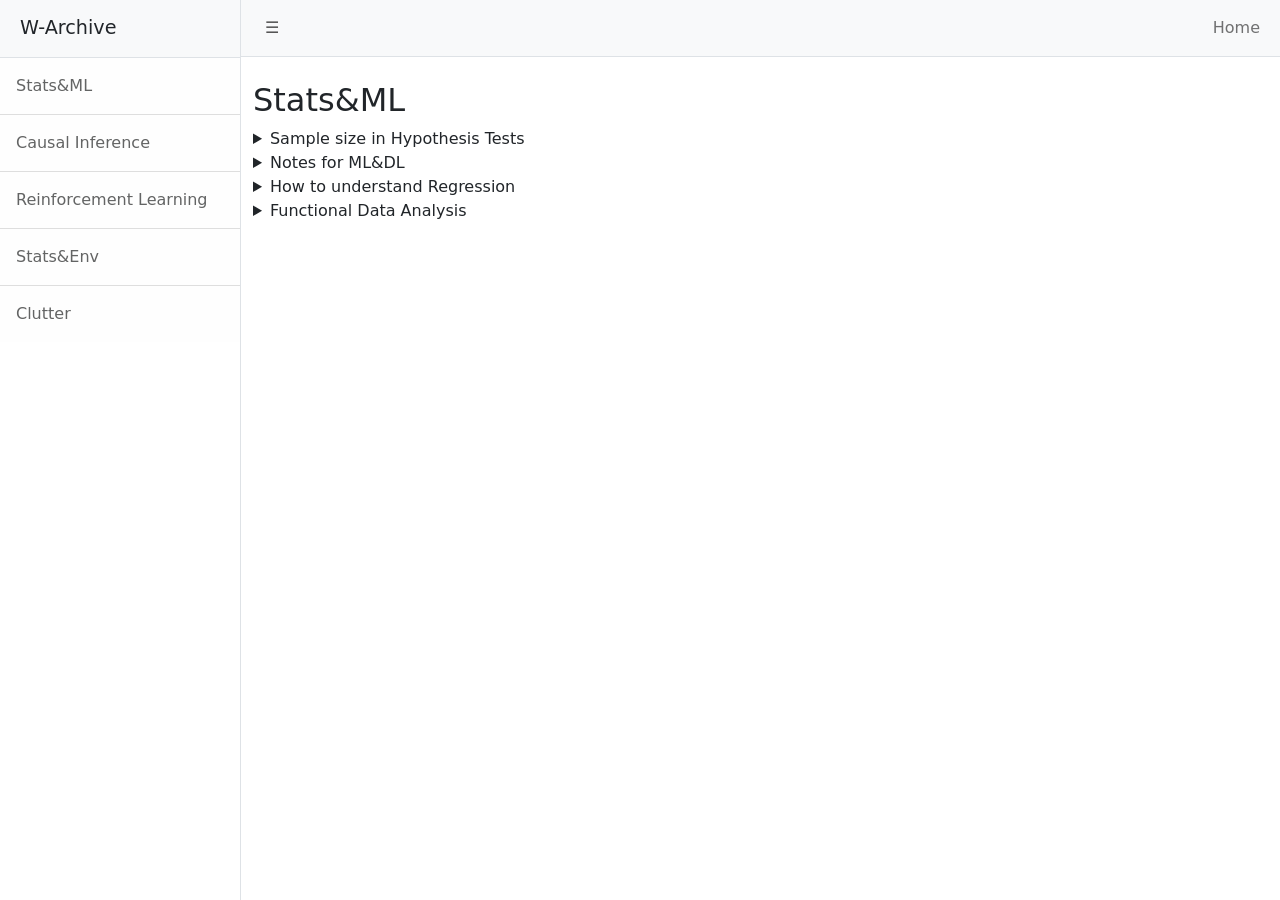
<file: Stats&ML.html>
<!DOCTYPE html>
<html lang="en">
    <head>
        <meta charset="utf-8" />
        <meta name="viewport" content="width=device-width, initial-scale=1, shrink-to-fit=no" />
        <meta name="description" content="" />
        <meta name="author" content="" />
        <title>Stats&ML-related notes</title>
        <!-- Favicon-->
        <link rel="icon" type="image/x-icon" href="assets/favicon.ico" />
        <!-- Core theme CSS (includes Bootstrap)-->
        <link href="css/styles.css" rel="stylesheet" />
        <style>a{text-decoration: none;}</style>
    </head>
    <body>
        <div class="d-flex" id="wrapper">
            <!-- Sidebar-->
            <div class="border-end bg-white" id="sidebar-wrapper">
                <div class="sidebar-heading border-bottom bg-light">W-Archive</div>
                <div class="list-group list-group-flush">
                    <!-- <a class="list-group-item list-group-item-action list-group-item-light p-3" href="Contact.html">Contact</a> -->
                    <!-- <a class="list-group-item list-group-item-action list-group-item-light p-3" href="Stats.html">Stats</a>-->
                    <a class="list-group-item list-group-item-action list-group-item-light p-3" href="Stats&ML.html">Stats&ML</a>
                    <a class="list-group-item list-group-item-action list-group-item-light p-3" href="Causal.html">Causal Inference</a>
                    <a class="list-group-item list-group-item-action list-group-item-light p-3" href="RL.html">Reinforcement Learning</a>
                    <a class="list-group-item list-group-item-action list-group-item-light p-3" href="Stats&Env.html">Stats&Env</a>
                    <!-- <a class="list-group-item list-group-item-action list-group-item-light p-3" href="Stats&Econ.html">Stats&Econ</a> -->
                    <a class="list-group-item list-group-item-action list-group-item-light p-3" href="Clutter.html">Clutter</a>
                </div>
            </div>
            <!-- Page content wrapper-->
            <div id="page-content-wrapper">
                <!-- Top navigation-->
                <nav class="navbar navbar-expand-lg navbar-light bg-light border-bottom">
                    <div class="container-fluid">
                        <button class="btn btn-primary" id="sidebarToggle">☰</button>
                        <button class="navbar-toggler" type="button" data-bs-toggle="collapse" data-bs-target="#navbarSupportedContent" aria-controls="navbarSupportedContent" aria-expanded="false" aria-label="Toggle navigation"><span class="navbar-toggler-icon"></span></button>
                        <div class="collapse navbar-collapse" id="navbarSupportedContent">
                            <ul class="navbar-nav ms-auto mt-2 mt-lg-0">
                                <li class="nav-item active"><a class="nav-link" href="index.html">Home</a></li>
                                <!-- <li class="nav-item"><a class="nav-link" href="#!">Link</a></li>-->
                                <!-- <li class="nav-item dropdown">
                                    <a class="nav-link dropdown-toggle" id="navbarDropdown" href="#" role="button" data-bs-toggle="dropdown" aria-haspopup="true" aria-expanded="false">Dropdown</a>
                                    <div class="dropdown-menu dropdown-menu-end" aria-labelledby="navbarDropdown">
                                        <a class="dropdown-item" href="#!">Action</a>
                                        <a class="dropdown-item" href="#!">Another action</a>
                                        <div class="dropdown-divider"></div>
                                        <a class="dropdown-item" href="#!">Something else here</a>
                                    </div>
                                </li>-->
                            </ul>
                        </div>
                    </div>
                </nav>
                <!-- Page content-->
                <div class="container-fluid">
                    <h2 class="mt-4">Stats&ML</h2>
                    <!-- <p>In this page you can find some notes about Statistics, Machine Learning and Deep Learning(or things related to coding).</p> -->

                    <details>
                        <summary>Sample size in Hypothesis Tests</summary>
                        <ul>
                            <br>
                            <li>The main point of this <a href="./Stats&ML/关于假设检验中的样本量.html">note</a> is to find: Is the statement 'more sample, more likely to be significant' true?</li>
                            <br>
                            <li>The main content of this <a href="./Stats&ML/sample-size-in-two-sample-test.html">note</a>: for two sample test, how to calculate the minimum sample size when controlling type I error and type II error.</li>
                    
                    </details>
<!-- 
                    <details>
                        <summary>Reinforcement Learning</summary>
                        <ul>
                            <br>
                            <li><a href="./Stats&ML/RL/RL_summary__ppt_.pdf">Note of RL course(ORCS6529)(working)</a>
                    </details> -->

                    <details>
                        <summary>Notes for ML&DL</summary>
                        <ul>
                            <br>
                            <li>关于最大似然和最小损失的关系的<a href="./Stats&ML/about_max_likelihood.html">note</a></li>
                            <br>
                            <li><a href="./Stats&ML//how_class_weight_work_in_tree_models.html">how the parameter class_weight work in tree models</a></summary>
                                <br>大二学机器学习的时候，小组大作业做的是关于样本类别分布不均的分类问题探索，对不同类样本加权是在这类情况下一种比较常见的方法。
                                <br>sklearn中的class_weight参数可以在树模型or线性模型（如逻辑回归等）中使用：
                                在线性模型里其作用即修改损失函数，对不同类的样本带来的损失赋权重；
                                <br>而对于这个参数如何在树模型中起作用，并没有找到官方的具体说明，所以我在这个note里面用一些简单的simulation来探索验证对于其加权方式的猜想，最后结合sklearn这部分的源代码，进一步确定了其加权原理。    
                            </li>
                            <br>
                            <li>Focal Loss
                                关于Focal loss<a href='https://doi.org/10.48550/arXiv.1708.02002'>(paper)</a>也是和上面的不平衡数据任务一起探索的，原理就是使得损失函数中少类样本与难分样本的权重更大。
                                    
                                    <br>这里也放一下在<a href='./Stats&ML/focal_loss/12_logisticregression+focal loss.ipynb'>lr</a>、<a href='./Stats&ML/focal_loss/13_mlp+focal loss.ipynb'>mlp</a>、<a href='./Stats&ML/focal_loss/14_xgboost+focal loss.ipynb'>xgboost</a>和<a href='./Stats&ML/focal_loss/15_gbdt+focal loss.ipynb'>gbdt</a>上的代码实现。
                                    <details>
                                    <summary>Focal loss原理</summary>
                                    <img src="./Stats&ML/focal_loss/原理.png" alt="Expandable Image">
                                  </details>
                                  <!-- <a href="./Stats&ML/focal_loss/原理.png" target="_blank">see Focal loss原理</a>                                   -->
                            </li>
                            <br>
                            <li>在对数据纳入模型前做预处理（如标准化、PCA等）时，需要注意的是，我们要对测试集做和训练集<b>相同的操作</b>，即比如我们对于训练集做了标准化（减均值除标准差），那么对于测试集来说，我们要做的是，减<训练集的>均值除<训练集的>标准差，PCA也一样，我们要在测试集上操作和在训练集上相同的坐标系转换。
                                <br>这里我们其实隐形做了一些假设，即我们假定未经处理的训练集和测试集是来自同一分布，而我们得到的模型是在‘预处理后的训练集’这个分布上可行的模型，所以我们要先把测试集也变化到同一分布，即对测试集施加同样的预处理步骤。
                                <br>之前试了一下<a href="./Stats&ML/PCA探索1.html">关于PCA的simulation</a>，当然理解原理了就知道正确的方法的效果当然会较好。
                            </li>
                            <br>
                            <li>对于非深度的机器学习模型来说，高维输入特征时，PCA降维对于训练速度有显著提升（因为输入特征可以看做是减少了），有时对效果也有改善（因为原始数据有冗余信息）。
                                <br>（后面会放一个关于PCA的note，最近看论文发现方差矩阵的operator norm可以一定程度上反应X的相关性，结论还蛮有意思的，和PCA也有一定关联）
                            </li>
                            <br>
                            <li>在深度学习里面，有些情况下，Dropout层和BatchNormalization层对于防止过拟合、提升训练效果有奇效。</li>

                            <br>
                            <li>About copy and deepcopy <a href="./Stats&ML/Copy and DeepCopy.html">note</a>
                                <br> The difference between shallow and deep copying is only relevant for compound objects (objects that contain other objects, like lists or class instances):
                                <br> A shallow copy constructs a new compound object and then (to the extent possible) inserts references into it to the objects found in the original.
                                <br> A deep copy constructs a new compound object and then, recursively, inserts copies into it of the objects found in the original.
                            </li>

                            
                            <br>
                            <li>关于softmax不是indentifiable的<a href="./Stats&ML/softmax.html">note</a></li>
                            
                        </ul>

                    </details>


                    <details>
                        <summary>How to understand Regression</summary>
                        
                        <ul>
                            <li>
                                <p>最新的 working note<a href="./Stats&ML/regression/OLS.pdf">关于OLS的基础</a></p>
                            </li>
                            <li>
                                <a href="./Stats&ML/regression/关于回归分析的拓展？.html">学完回归分析后的问题</a>
                                <p>很早之前学回归分析的时候写的一些东西，主要做了一些simulation，一个是固定X多次抽取Y看系数估计的分布（对应回归分析课程中学到的东西），一个是多次从多元分布中生成X看X的表现（从X不是固定的角度来想问题），还有多次从总体中抽取X与Y，观察系数估计值的分布情况（X,Y是成对i.i.d的角度）。
                                <br>当时写这些主要是因为：对'如何从统计的角度理解OLS'有疑惑，对于'X作为设计矩阵'，'given X得到的结论'的有效性有着疑惑。比如，如何从(X,Y)是i.i.d的角度来理解回归？
                                </p>
                            </li>
                            <li>
                                <p>关于上述问题，正在写一个新的note<a href="./Stats&ML/regression/如何理解回归.html">（preview）</a></p>
                            </li>
                            <li>
                                <p>推荐教材：<a href="https://arxiv.org/abs/2401.00649">Ding, P. (2025) Linear model and extensions. Chapman & Hall. </a></p>
                            </li>
                            

                        </ul>
                    </details>

                    <details>
                        <summary>Functional Data Analysis</summary>
                        <p>I am fortunate to be supervised by <a href="https://sites.google.com/view/wenlindai">Prof. Wenlin Dai</a> during my undergraduate studies, during which I learned a lot about Functional Data Analysis, and conducted some research about Fuctional Data Registration. Here is a recommended <a href="https://www.youtube.com/c/FunDataScience">course(FunDataScience)</a> on FDA.
                    </details>

                </div>
            </div>
        </div>
        <!-- Bootstrap core JS-->
        <script src="https://cdn.jsdelivr.net/npm/bootstrap@5.2.3/dist/js/bootstrap.bundle.min.js"></script>
        <!-- Core theme JS-->
        <script src="js/scripts.js"></script>
    </body>
</html>
</file>
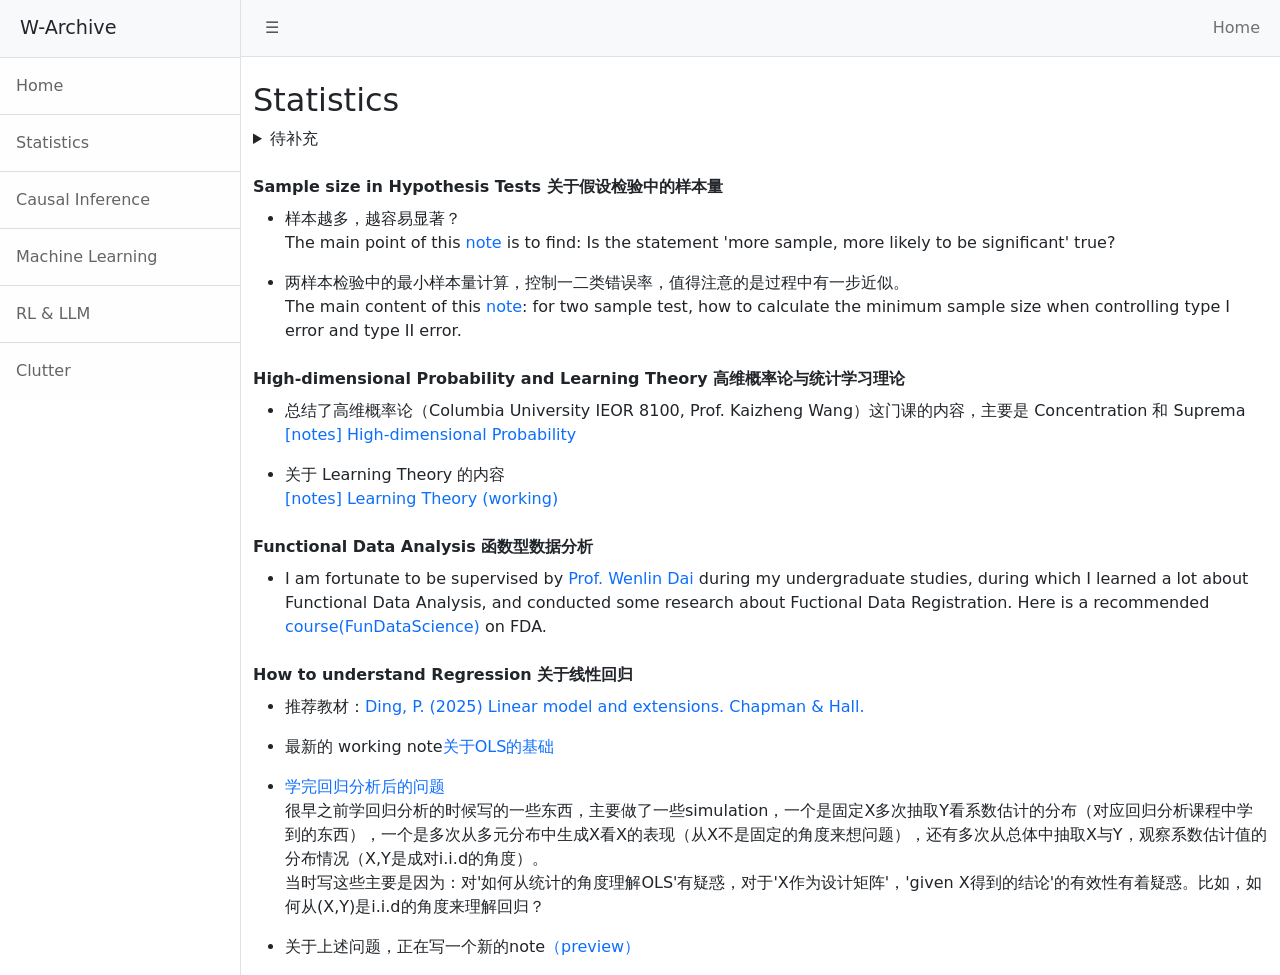
<file: Stats.html>
<!DOCTYPE html>
<html lang="en">

<head>
    <meta charset="utf-8" />
    <meta name="viewport" content="width=device-width, initial-scale=1, shrink-to-fit=no" />
    <meta name="description" content="" />
    <meta name="author" content="" />
    <title>Statistics-related notes</title>
    <!-- Favicon-->
    <link rel="icon" type="image/x-icon" href="assets/favicon.ico" />
    <!-- Core theme CSS (includes Bootstrap)-->
    <link href="css/styles.css" rel="stylesheet" />
    <style>
        a {
            text-decoration: none;
        }
    </style>
</head>

<body>
    <div class="d-flex" id="wrapper">
        <!-- Sidebar-->
        <div class="border-end bg-white" id="sidebar-wrapper">
            <div class="sidebar-heading border-bottom bg-light">W-Archive</div>
            <div class="list-group list-group-flush">
                <a class="list-group-item list-group-item-action list-group-item-light p-3" href="index.html">Home</a>
                <a class="list-group-item list-group-item-action list-group-item-light p-3"
                    href="Stats.html">Statistics</a>
                <a class="list-group-item list-group-item-action list-group-item-light p-3" href="Causal.html">Causal
                    Inference</a>
                <a class="list-group-item list-group-item-action list-group-item-light p-3" href="ML.html">Machine
                    Learning</a>
                <a class="list-group-item list-group-item-action list-group-item-light p-3" href="RL.html">RL & LLM</a>
                <!-- <a class="list-group-item list-group-item-action list-group-item-light p-3" href="Stats&Env.html">Stats&Env</a> -->
                <!-- <a class="list-group-item list-group-item-action list-group-item-light p-3" href="Stats&Econ.html">Stats&Econ</a> -->
                <a class="list-group-item list-group-item-action list-group-item-light p-3"
                    href="Clutter.html">Clutter</a>
            </div>
        </div>
        <!-- Page content wrapper-->
        <div id="page-content-wrapper">
            <!-- Top navigation-->
            <nav class="navbar navbar-expand-lg navbar-light bg-light border-bottom">
                <div class="container-fluid">
                    <button class="btn btn-primary" id="sidebarToggle">☰</button>
                    <button class="navbar-toggler" type="button" data-bs-toggle="collapse"
                        data-bs-target="#navbarSupportedContent" aria-controls="navbarSupportedContent"
                        aria-expanded="false" aria-label="Toggle navigation"><span
                            class="navbar-toggler-icon"></span></button>
                    <div class="collapse navbar-collapse" id="navbarSupportedContent">
                        <ul class="navbar-nav ms-auto mt-2 mt-lg-0">
                            <li class="nav-item active"><a class="nav-link" href="index.html">Home</a></li>
                            <!-- <li class="nav-item"><a class="nav-link" href="#!">Link</a></li>-->
                            <!-- <li class="nav-item dropdown">
                                    <a class="nav-link dropdown-toggle" id="navbarDropdown" href="#" role="button" data-bs-toggle="dropdown" aria-haspopup="true" aria-expanded="false">Dropdown</a>
                                    <div class="dropdown-menu dropdown-menu-end" aria-labelledby="navbarDropdown">
                                        <a class="dropdown-item" href="#!">Action</a>
                                        <a class="dropdown-item" href="#!">Another action</a>
                                        <div class="dropdown-divider"></div>
                                        <a class="dropdown-item" href="#!">Something else here</a>
                                    </div>
                                </li>-->
                        </ul>
                    </div>
                </div>
            </nav>
            <!-- Page content-->
            <div class="container-fluid">
                <h2 class="mt-4">Statistics</h2>
                <!-- <p>In this page you can find some notes about Statistics, Machine Learning and Deep Learning(or things related to coding).</p> -->


                <details>
                    <summary>待补充</summary>
                    <p>贝叶斯；线性回归R^2与自由度；</p>
                </details>

                <p class="mt-4 mb-2"><strong>Sample size in Hypothesis Tests 关于假设检验中的样本量</strong></p>
                <ul>
                    <li>
                        <p>样本越多，越容易显著？<br>
                            The main point of this <a href="./Stats/关于假设检验中的样本量.html">note</a> is to find: Is the
                            statement 'more sample, more likely to be significant' true? </p>
                    </li>
                    <li>
                        <p>两样本检验中的最小样本量计算，控制一二类错误率，值得注意的是过程中有一步近似。<br>
                            The main content of this <a href="./Stats/sample-size-in-two-sample-test.html">note</a>: for
                            two sample test, how to calculate the minimum sample size when controlling type I error and
                            type II error. </p>
                    </li>
                </ul>

                <p class="mt-4 mb-2"><strong>High-dimensional Probability and Learning Theory 高维概率论与统计学习理论</strong></p>
                <ul>
                    <li>
                        <p>
                            总结了高维概率论（Columbia University IEOR 8100, Prof. Kaizheng Wang）这门课的内容，主要是 Concentration 和
                            Suprema
                            <!-- I learned the High-dimensional Probability with Applications(IEOR 8100) course of Prof. Kaizheng Wang during my master in Columbia University, which I highly recommend. And here are my notes of this class. -->
                            <br>
                            <a href="./Stats/HDP/HDP_summary__ppt_.pdf">[notes] High-dimensional Probability</a>
                        </p>
                    </li>
                    <li>
                        <p>
                            关于 Learning Theory 的内容
                            <br>
                            <a href="./Stats/HDP/learning_theory_slides.pdf">[notes] Learning Theory (working)</a>
                        </p>
                    </li>
                </ul>

                <p class="mt-4 mb-2"><strong>Functional Data Analysis 函数型数据分析</strong></p>
                <ul>
                    <li>
                        <p>
                            I am fortunate to be supervised by <a href="https://sites.google.com/view/wenlindai">Prof.
                                Wenlin Dai</a> during my undergraduate studies, during which I learned a lot about
                            Functional Data Analysis, and conducted some research about Fuctional Data Registration.
                            Here is a recommended <a
                                href="https://www.youtube.com/c/FunDataScience">course(FunDataScience)</a> on FDA.
                        </p>
                    </li>
                </ul>

                <p class="mt-4 mb-2"><strong>How to understand Regression 关于线性回归</strong></p>
                <ul>
                    <li>
                        <p>推荐教材：<a href="https://arxiv.org/abs/2401.00649">Ding, P. (2025) Linear model and extensions.
                                Chapman & Hall. </a></p>
                    </li>
                    <li>
                        <p>最新的 working note<a href="./Stats/regression/OLS.pdf">关于OLS的基础</a></p>
                    </li>
                    <li>
                        <a href="./Stats/regression/关于回归分析的拓展？.html">学完回归分析后的问题</a>
                        <p>
                            很早之前学回归分析的时候写的一些东西，主要做了一些simulation，一个是固定X多次抽取Y看系数估计的分布（对应回归分析课程中学到的东西），一个是多次从多元分布中生成X看X的表现（从X不是固定的角度来想问题），还有多次从总体中抽取X与Y，观察系数估计值的分布情况（X,Y是成对i.i.d的角度）。
                            <br>当时写这些主要是因为：对'如何从统计的角度理解OLS'有疑惑，对于'X作为设计矩阵'，'given
                            X得到的结论'的有效性有着疑惑。比如，如何从(X,Y)是i.i.d的角度来理解回归？
                        </p>
                    </li>
                    <li>
                        <p>关于上述问题，正在写一个新的note<a href="./Stats/regression/如何理解回归.html">（preview）</a></p>
                    </li>
                </ul>

            </div>

        </div>
    </div>
    <!-- Bootstrap core JS-->
    <script src="https://cdn.jsdelivr.net/npm/bootstrap@5.2.3/dist/js/bootstrap.bundle.min.js"></script>
    <!-- Core theme JS-->
    <script src="js/scripts.js"></script>
</body>

</html>
</file>
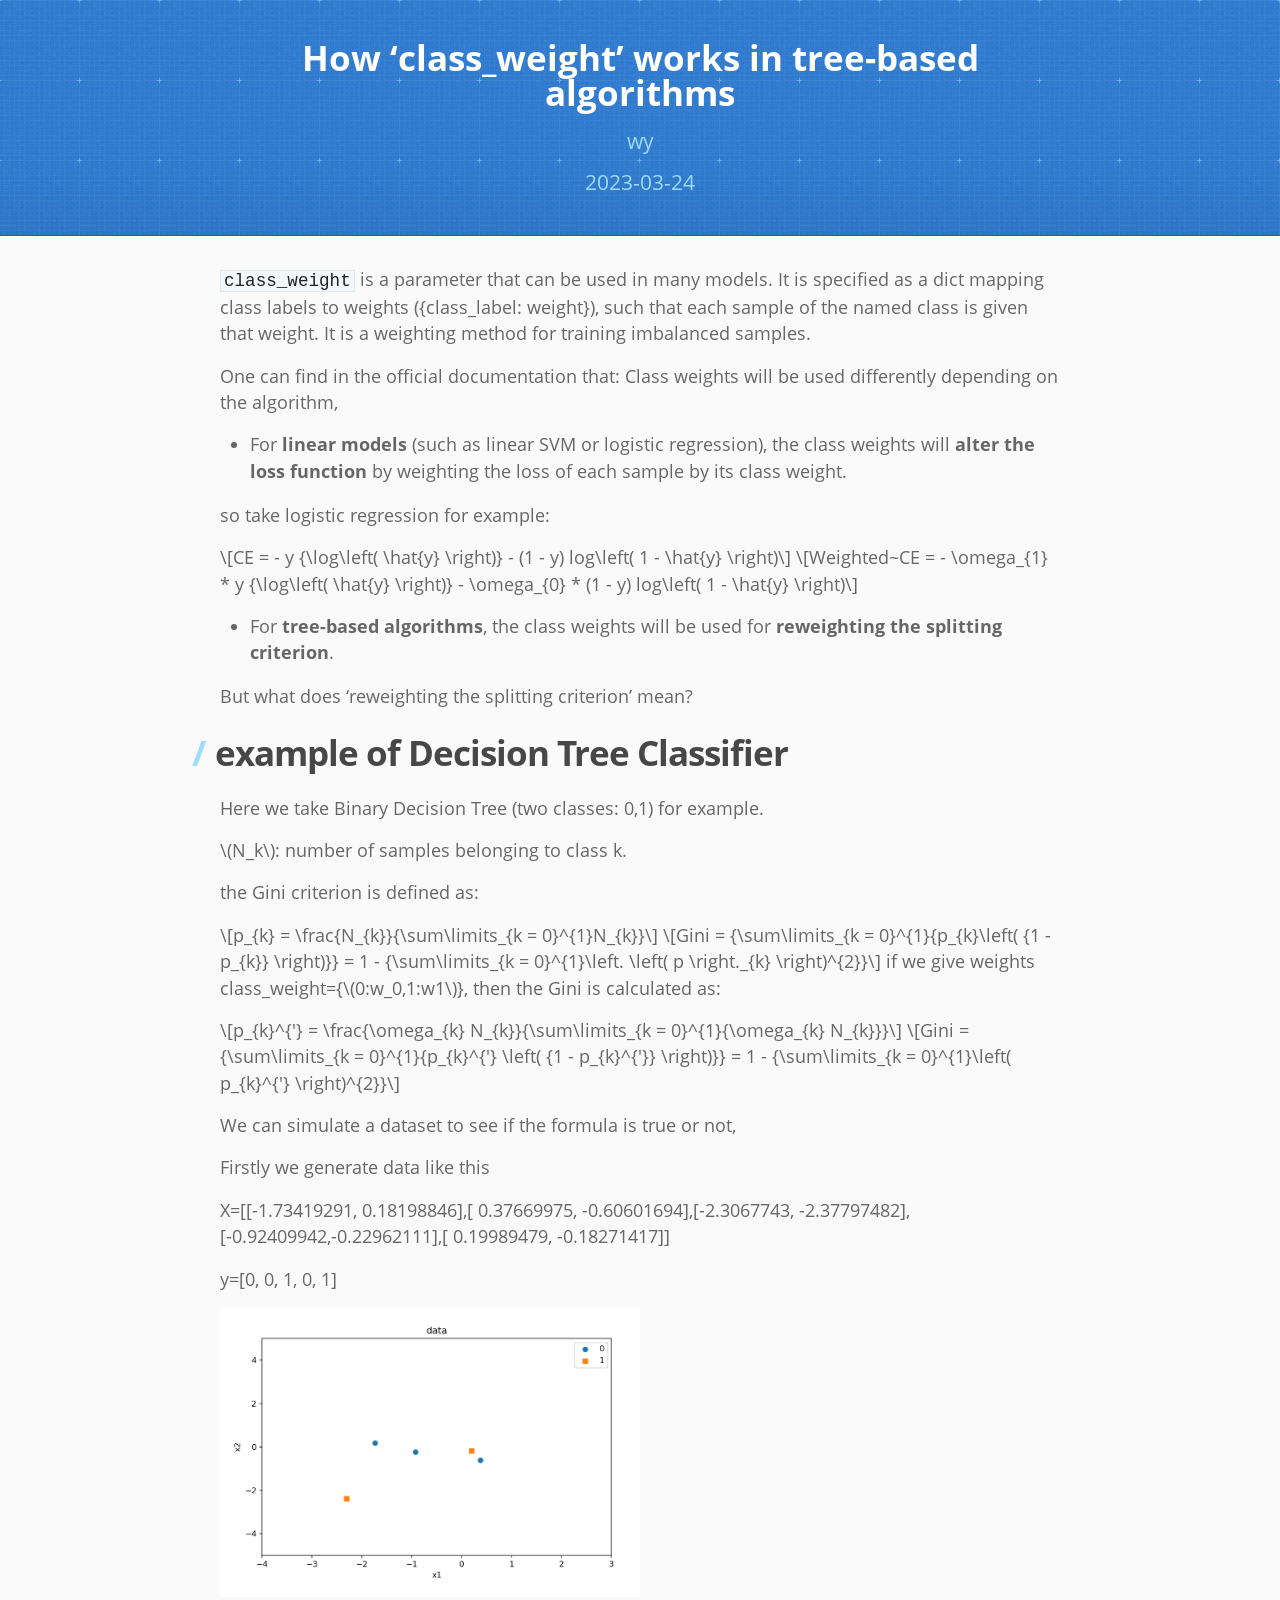
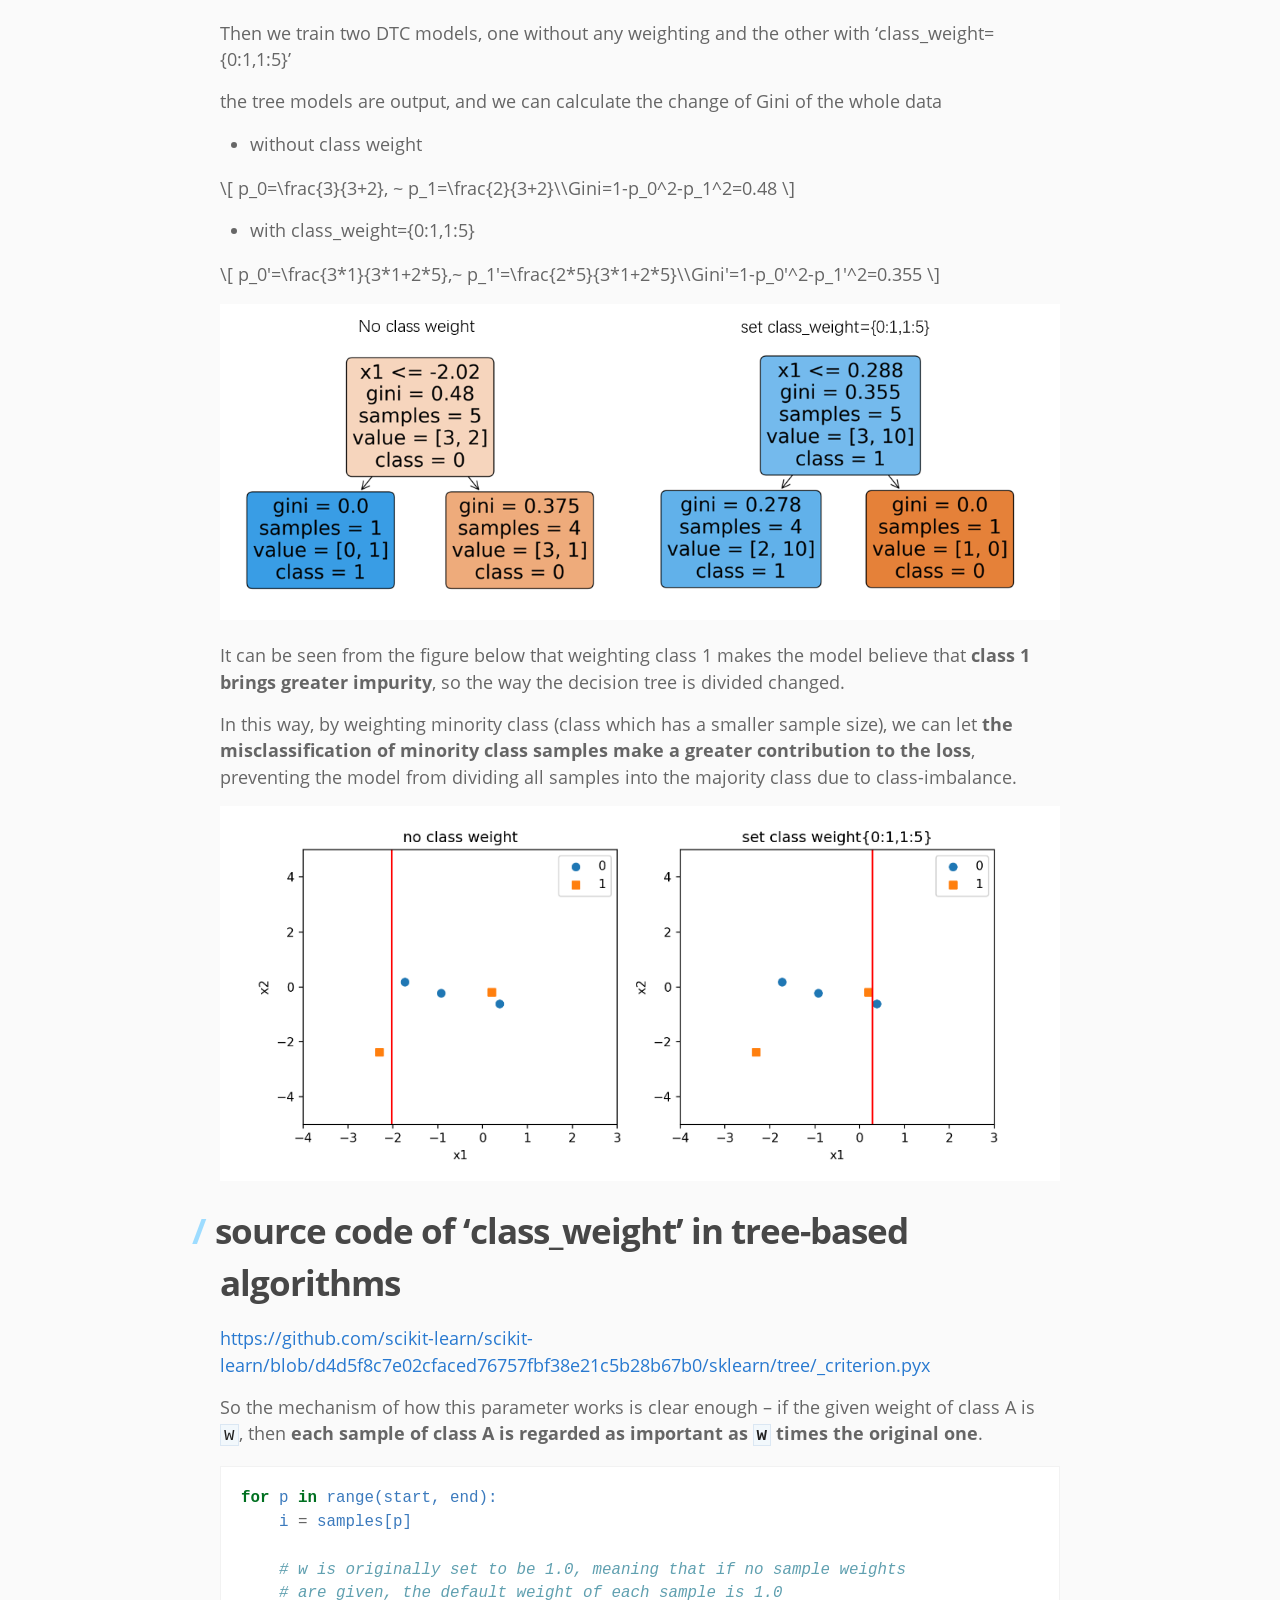
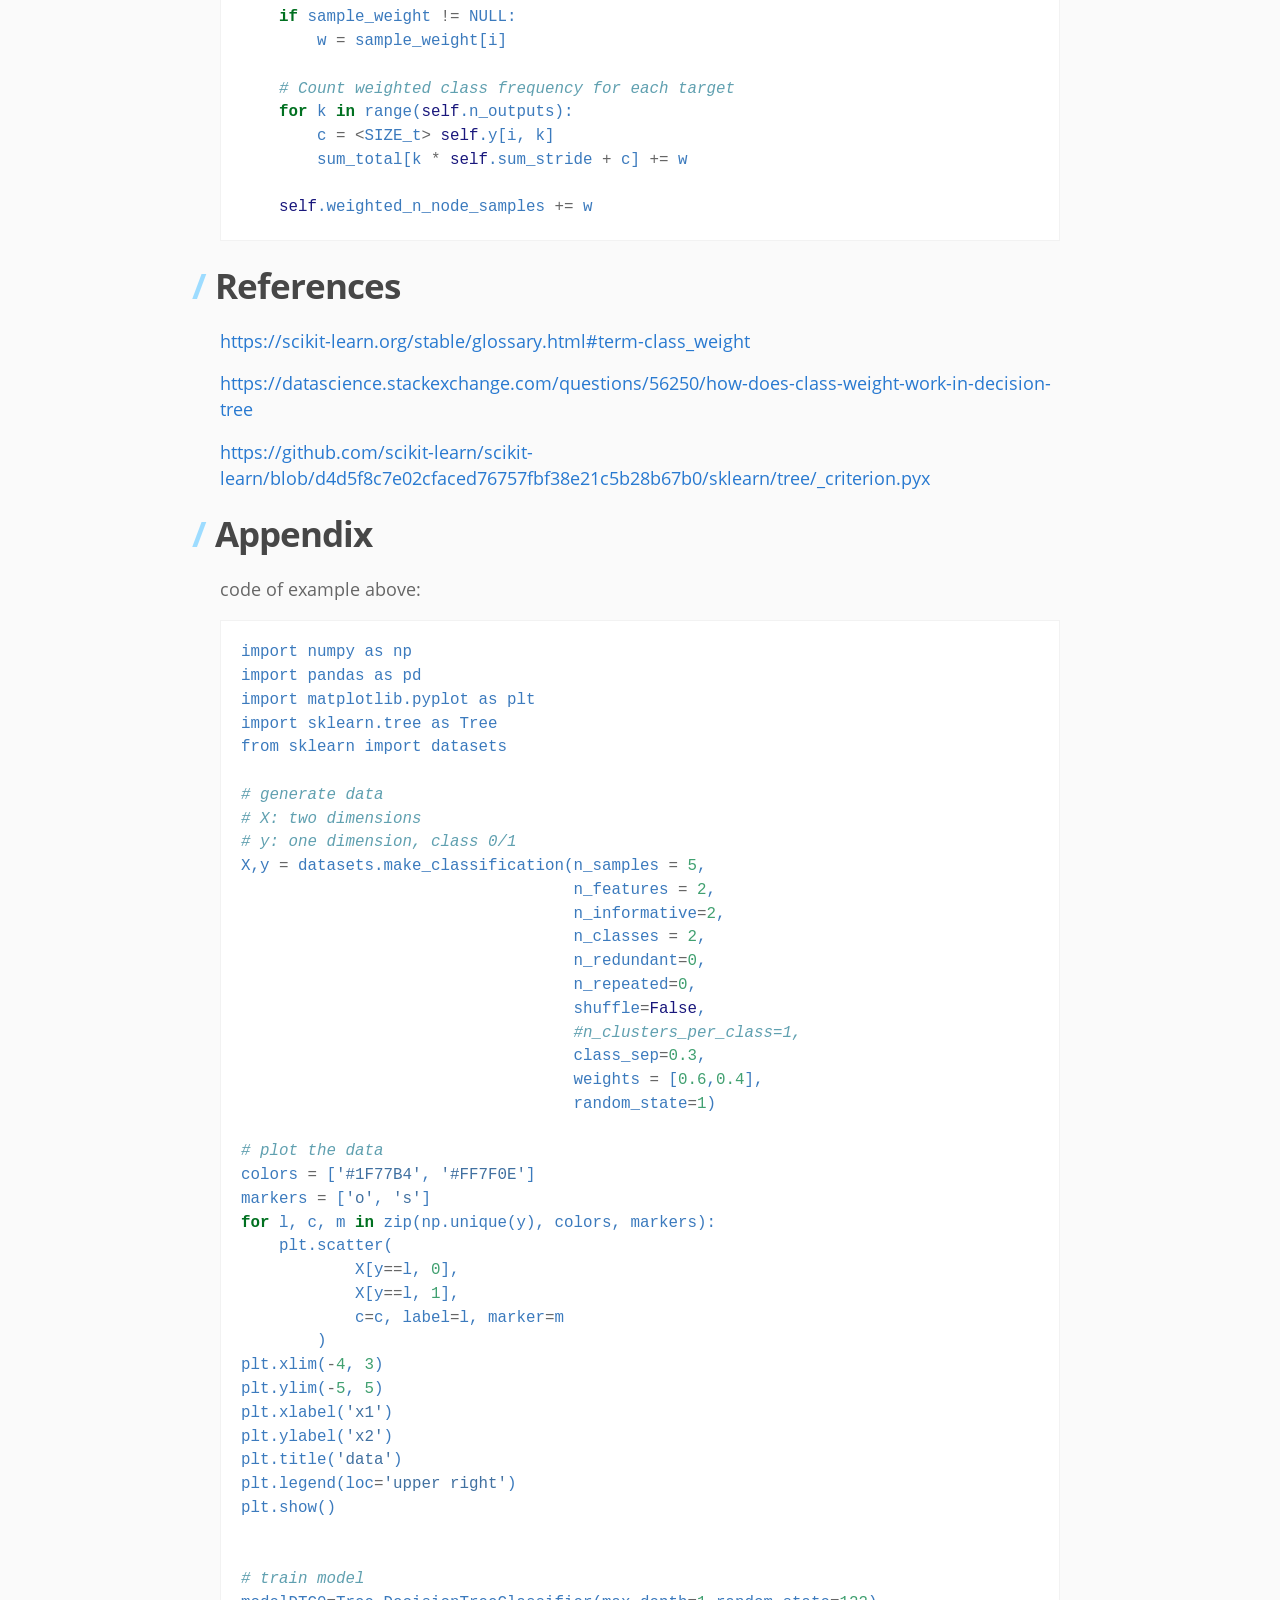
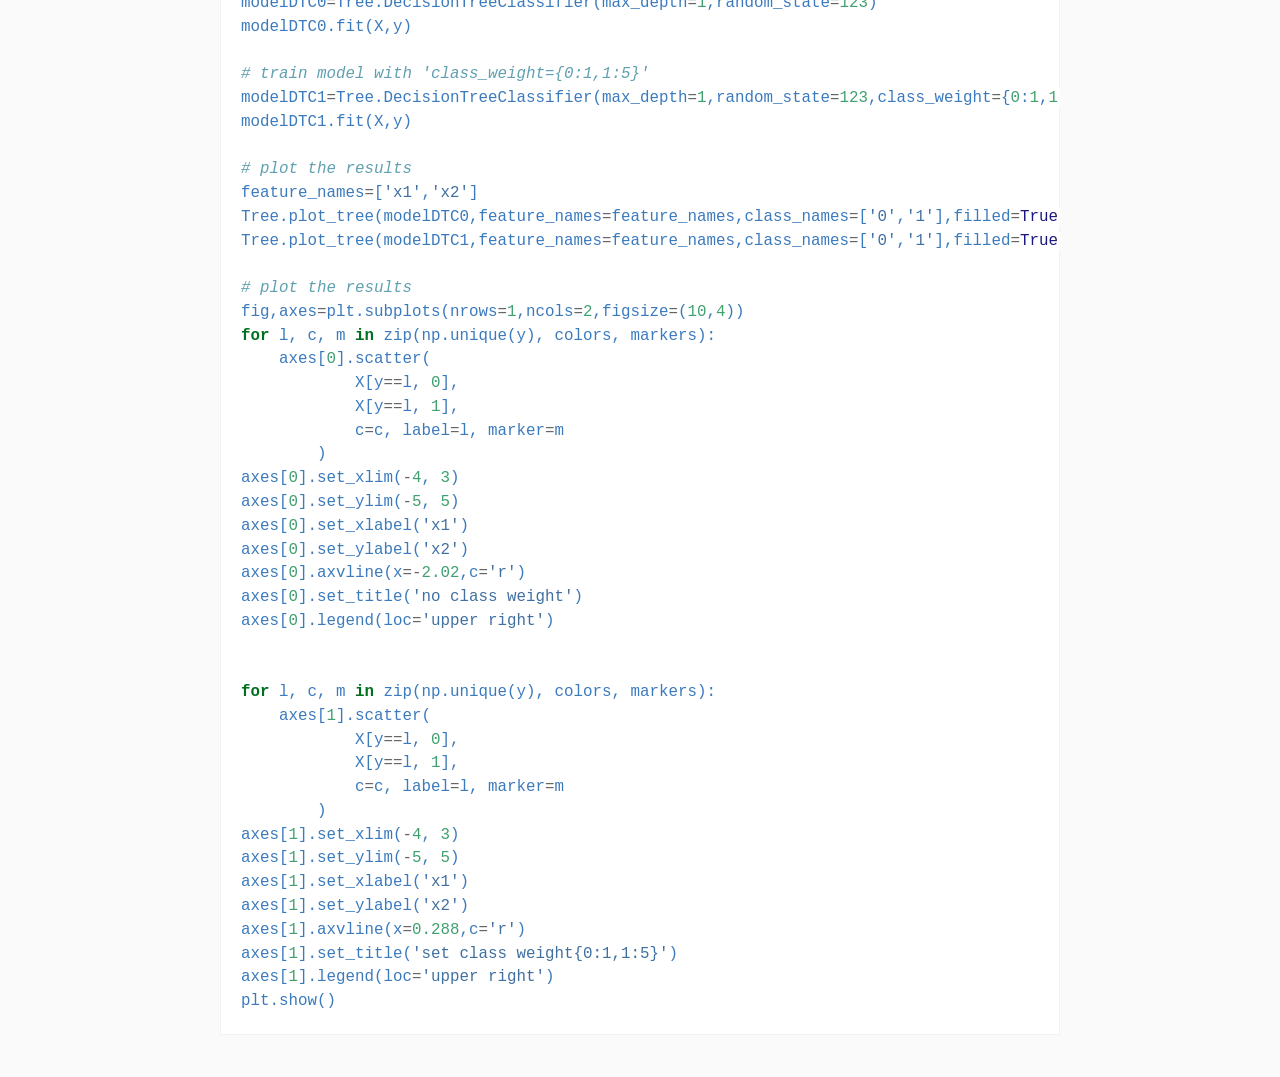
<file: ML&Coding/how_class_weight_work_in_tree_models.html>
<!DOCTYPE html>

<html>

<head>

<meta charset="utf-8" />
<meta name="generator" content="pandoc" />
<meta http-equiv="X-UA-Compatible" content="IE=EDGE" />

<meta name="viewport" content="width=device-width, initial-scale=1" />

<meta name="author" content="wy" />

<meta name="date" content="2023-03-24" />

<title>How ‘class_weight’ works in tree-based algorithms</title>

<script>// Pandoc 2.9 adds attributes on both header and div. We remove the former (to
// be compatible with the behavior of Pandoc < 2.8).
document.addEventListener('DOMContentLoaded', function(e) {
  var hs = document.querySelectorAll("div.section[class*='level'] > :first-child");
  var i, h, a;
  for (i = 0; i < hs.length; i++) {
    h = hs[i];
    if (!/^h[1-6]$/i.test(h.tagName)) continue;  // it should be a header h1-h6
    a = h.attributes;
    while (a.length > 0) h.removeAttribute(a[0].name);
  }
});
</script>


<style type="text/css">code{white-space: pre;}</style>
<style type="text/css" data-origin="pandoc">
pre > code.sourceCode { white-space: pre; position: relative; }
pre > code.sourceCode > span { display: inline-block; line-height: 1.25; }
pre > code.sourceCode > span:empty { height: 1.2em; }
.sourceCode { overflow: visible; }
code.sourceCode > span { color: inherit; text-decoration: inherit; }
div.sourceCode { margin: 1em 0; }
pre.sourceCode { margin: 0; }
@media screen {
div.sourceCode { overflow: auto; }
}
@media print {
pre > code.sourceCode { white-space: pre-wrap; }
pre > code.sourceCode > span { text-indent: -5em; padding-left: 5em; }
}
pre.numberSource code
  { counter-reset: source-line 0; }
pre.numberSource code > span
  { position: relative; left: -4em; counter-increment: source-line; }
pre.numberSource code > span > a:first-child::before
  { content: counter(source-line);
    position: relative; left: -1em; text-align: right; vertical-align: baseline;
    border: none; display: inline-block;
    -webkit-touch-callout: none; -webkit-user-select: none;
    -khtml-user-select: none; -moz-user-select: none;
    -ms-user-select: none; user-select: none;
    padding: 0 4px; width: 4em;
    color: #aaaaaa;
  }
pre.numberSource { margin-left: 3em; border-left: 1px solid #aaaaaa;  padding-left: 4px; }
div.sourceCode
  {   }
@media screen {
pre > code.sourceCode > span > a:first-child::before { text-decoration: underline; }
}
code span.al { color: #ff0000; font-weight: bold; } /* Alert */
code span.an { color: #60a0b0; font-weight: bold; font-style: italic; } /* Annotation */
code span.at { color: #7d9029; } /* Attribute */
code span.bn { color: #40a070; } /* BaseN */
code span.bu { } /* BuiltIn */
code span.cf { color: #007020; font-weight: bold; } /* ControlFlow */
code span.ch { color: #4070a0; } /* Char */
code span.cn { color: #880000; } /* Constant */
code span.co { color: #60a0b0; font-style: italic; } /* Comment */
code span.cv { color: #60a0b0; font-weight: bold; font-style: italic; } /* CommentVar */
code span.do { color: #ba2121; font-style: italic; } /* Documentation */
code span.dt { color: #902000; } /* DataType */
code span.dv { color: #40a070; } /* DecVal */
code span.er { color: #ff0000; font-weight: bold; } /* Error */
code span.ex { } /* Extension */
code span.fl { color: #40a070; } /* Float */
code span.fu { color: #06287e; } /* Function */
code span.im { } /* Import */
code span.in { color: #60a0b0; font-weight: bold; font-style: italic; } /* Information */
code span.kw { color: #007020; font-weight: bold; } /* Keyword */
code span.op { color: #666666; } /* Operator */
code span.ot { color: #007020; } /* Other */
code span.pp { color: #bc7a00; } /* Preprocessor */
code span.sc { color: #4070a0; } /* SpecialChar */
code span.ss { color: #bb6688; } /* SpecialString */
code span.st { color: #4070a0; } /* String */
code span.va { color: #19177c; } /* Variable */
code span.vs { color: #4070a0; } /* VerbatimString */
code span.wa { color: #60a0b0; font-weight: bold; font-style: italic; } /* Warning */

/* A workaround for https://github.com/jgm/pandoc/issues/4278 */
a.sourceLine {
  pointer-events: auto;
}

</style>
<script>
// apply pandoc div.sourceCode style to pre.sourceCode instead
(function() {
  var sheets = document.styleSheets;
  for (var i = 0; i < sheets.length; i++) {
    if (sheets[i].ownerNode.dataset["origin"] !== "pandoc") continue;
    try { var rules = sheets[i].cssRules; } catch (e) { continue; }
    for (var j = 0; j < rules.length; j++) {
      var rule = rules[j];
      // check if there is a div.sourceCode rule
      if (rule.type !== rule.STYLE_RULE || rule.selectorText !== "div.sourceCode") continue;
      var style = rule.style.cssText;
      // check if color or background-color is set
      if (rule.style.color === '' && rule.style.backgroundColor === '') continue;
      // replace div.sourceCode by a pre.sourceCode rule
      sheets[i].deleteRule(j);
      sheets[i].insertRule('pre.sourceCode{' + style + '}', j);
    }
  }
})();
</script>



<style type="text/css">@font-face{font-family:"Open Sans";font-style:normal;font-weight:400;src:local("Open Sans"),local("OpenSans"),url([data-uri]) format("woff")}@font-face{font-family:"Open Sans";font-style:normal;font-weight:700;src:local("Open Sans Bold"),local("OpenSans-Bold"),url([data-uri]) format("woff")}*{box-sizing:border-box}body{padding:0;margin:0;font-family:"Open Sans",Helvetica,Arial,sans-serif;font-size:16px;font-weight:400;line-height:1.5;color:#666;background-color:#fafafa}.inner{position:relative;width:840px;font-size:1.1em;margin:0 auto}header{padding-top:40px;padding-bottom:40px;background:#2e7bcf url([data-uri]) 0 0 repeat-x;border-bottom:solid 1px #275da1;text-align:center}header .inner .title{margin-top:0;margin-bottom:.5em;font-size:2em;font-weight:700;line-height:1;color:#fff}header .inner .subtitle{margin-top:0;margin-bottom:1em;font-size:1.5em;font-weight:400;line-height:1.3;color:#9ddcff}header .inner .author,header .inner .date{margin-top:0;margin-bottom:.75em;font-size:1.2em;font-weight:400;line-height:1.2;color:#9ddcff}header .inner :last-child{margin-bottom:0}p{margin:16px 0}a{text-decoration:none;color:#2879d0}a:hover{color:#2268b2}code,pre{font-family:Consolas,"Bitstream Vera Sans Mono","Lucida Console",Terminal,monospace;color:#222}code{padding:0 3px;background-color:#f2f8fc;border:solid 1px #dbe7f3}pre{margin:16px 0;padding:20px;overflow:auto;text-shadow:none;background:#fff;border:solid 1px #f2f2f2;font-size:.9em}pre code{padding:0;color:#3b7abd;background-color:#fff;border:none}hr{height:0;margin:16px 0;border:0;border-top:solid 1px #ddd}table{width:100%;overflow:auto;word-break:normal;word-break:keep-all;-webkit-overflow-scrolling:touch;border-collapse:collapse;border-spacing:0;margin:16px 0}table th{font-weight:700;background-color:#63a0e1;color:#fff}table td,table th{border-bottom:1px solid #bbb;text-align:left;padding:10px}table tr:nth-child(odd){background-color:#eee}table tr:nth-child(even){background-color:#fff}blockquote{padding:0 0 0 20px;margin-top:16px;margin-bottom:16px;font-size:1.1em;border-left:10px solid #e9e9e9}ol,ul{list-style-position:inside;margin-top:0;padding-left:30px}ul{list-style:disc}ol{list-style:decimal}.toc{padding-top:30px}.toc .inner{padding:20px;background-color:#f3f6fa;border:solid 1px #dce6f0}.toc .inner .toc-title{margin:0 0 16px;text-align:center}.toc .inner ul{margin:0}#content-wrapper{padding-top:30px}#main-content>:first-child{margin-top:0}#main-content img{max-width:100%}#main-content h1{margin-top:0;margin-bottom:0;font-size:2em;font-weight:700;color:#474747;letter-spacing:-1px}#main-content h1:before{padding-right:.3em;margin-left:-.8em;color:#9ddcff;content:"/"}#main-content h2{margin-bottom:8px;font-size:1.5em;font-weight:700;color:#474747}#main-content h2:before{padding-right:.3em;margin-left:-1.2em;content:"//";color:#9ddcff}#main-content h3{margin-top:24px;margin-bottom:8px;font-size:1.2em;font-weight:700;color:#474747}#main-content h3:before{padding-right:.3em;margin-left:-1.7em;content:"///";color:#9ddcff}#main-content h4{margin-bottom:8px;font-size:1.1em;font-weight:700;color:#474747}#main-content h4:before{padding-right:.3em;margin-left:-2em;content:"////";color:#9ddcff}#main-content h5{margin-bottom:8px;font-size:1em;color:#474747}#main-content h5:before{padding-right:.3em;margin-left:-2.4em;content:"/////";color:#9ddcff}#main-content h6{margin-bottom:8px;font-size:.9em;color:#474747}#main-content h6:before{padding-right:.3em;margin-left:-3em;content:"//////";color:#9ddcff}.clearfix:after{display:block;height:0;clear:both;visibility:hidden;content:"."}.clearfix{display:inline-block}* html .clearfix{height:1%}.clearfix{display:block}@media screen and (min-width:768px) and (max-width:960px){.inner{width:740px}#main-content h1:before,#main-content h2:before,#main-content h3:before,#main-content h4:before,#main-content h5:before,#main-content h6:before{padding-right:0;margin-left:0;content:none}}@media screen and (max-width:768px){.inner{width:93%}header{padding:20px 0}header .inner{position:relative}header .inner .subtitle,header .inner .title{width:100%}header .inner .title{font-size:1.75em}header .inner .subtitle{font-size:1.2em}header .inner .author,header .inner .date{font-size:1em}#main-content h1:before,#main-content h2:before,#main-content h3:before,#main-content h4:before,#main-content h5:before,#main-content h6:before{padding-right:0;margin-left:0;content:none}}</style>





</head>

<body>




<header>
<div class="inner">
<h1 class="title toc-ignore">How ‘class_weight’ works in tree-based
algorithms</h1>
<h3 class="author">wy</h3>
<h3 class="date">2023-03-24</h3>
</div>
</header>



<div id="content-wrapper">
  <div class="inner clearfix">
    <section id="main-content">
<p><code>class_weight</code> is a parameter that can be used in many
models. It is specified as a dict mapping class labels to weights
({class_label: weight}), such that each sample of the named class is
given that weight. It is a weighting method for training imbalanced
samples.</p>
<p>One can find in the official documentation that: Class weights will
be used differently depending on the algorithm,</p>
<ul>
<li>For <strong>linear models</strong> (such as linear SVM or logistic
regression), the class weights will <strong>alter the loss
function</strong> by weighting the loss of each sample by its class
weight.</li>
</ul>
<p>so take logistic regression for example:</p>
<p><span class="math display">\[CE = - y {\log\left( \hat{y} \right)} -
(1 - y)  log\left( 1 - \hat{y} \right)\]</span> <span class="math display">\[Weighted~CE = - \omega_{1} * y {\log\left(
\hat{y} \right)} - \omega_{0} * (1 - y)  log\left( 1 - \hat{y}
\right)\]</span></p>
<ul>
<li>For <strong>tree-based algorithms</strong>, the class weights will
be used for <strong>reweighting the splitting criterion</strong>.</li>
</ul>
<p>But what does ‘reweighting the splitting criterion’ mean?</p>
<div id="example-of-decision-tree-classifier" class="section level1">
<h1>example of Decision Tree Classifier</h1>
<p>Here we take Binary Decision Tree (two classes: 0,1) for example.</p>
<p><span class="math inline">\(N_k\)</span>: number of samples belonging
to class k.</p>
<p>the Gini criterion is defined as:</p>
<p><span class="math display">\[p_{k} = \frac{N_{k}}{\sum\limits_{k =
0}^{1}N_{k}}\]</span> <span class="math display">\[Gini =
{\sum\limits_{k = 0}^{1}{p_{k}\left( {1 - p_{k}} \right)}} = 1 -
{\sum\limits_{k = 0}^{1}\left. \left( p \right._{k}
\right)^{2}}\]</span> if we give weights class_weight={<span class="math inline">\(0:w_0,1:w1\)</span>}, then the Gini is calculated
as:</p>
<p><span class="math display">\[p_{k}^{&#39;} =
\frac{\omega_{k}  N_{k}}{\sum\limits_{k =
0}^{1}{\omega_{k}  N_{k}}}\]</span> <span class="math display">\[Gini =
{\sum\limits_{k = 0}^{1}{p_{k}^{&#39;}  \left( {1 - p_{k}^{&#39;}}
\right)}} = 1 - {\sum\limits_{k = 0}^{1}\left( p_{k}^{&#39;}
\right)^{2}}\]</span></p>
<p>We can simulate a dataset to see if the formula is true or not,</p>
<p>Firstly we generate data like this</p>
<p>X=[[-1.73419291, 0.18198846],[ 0.37669975, -0.60601694],[-2.3067743,
-2.37797482],[-0.92409942,-0.22962111],[ 0.19989479, -0.18271417]]</p>
<p>y=[0, 0, 1, 0, 1]</p>
<p><img src="[data-uri]" style="width:50.0%" /></p>
<p>Then we train two DTC models, one without any weighting and the other
with ‘class_weight={0:1,1:5}’</p>
<p>the tree models are output, and we can calculate the change of Gini
of the whole data</p>
<ul>
<li>without class weight</li>
</ul>
<p><span class="math display">\[ p_0=\frac{3}{3+2}, ~
p_1=\frac{2}{3+2}\\Gini=1-p_0^2-p_1^2=0.48 \]</span></p>
<ul>
<li>with class_weight={0:1,1:5}</li>
</ul>
<p><span class="math display">\[ p_0&#39;=\frac{3*1}{3*1+2*5},~
p_1&#39;=\frac{2*5}{3*1+2*5}\\Gini&#39;=1-p_0&#39;^2-p_1&#39;^2=0.355
\]</span></p>
<p><img src="[data-uri]" /></p>
<p>It can be seen from the figure below that weighting class 1 makes the
model believe that <strong>class 1 brings greater impurity</strong>, so
the way the decision tree is divided changed.</p>
<p>In this way, by weighting minority class (class which has a smaller
sample size), we can let <strong>the misclassification of minority class
samples make a greater contribution to the loss</strong>, preventing the
model from dividing all samples into the majority class due to
class-imbalance.</p>
<p><img src="[data-uri]" /></p>
</div>
<div id="source-code-of-class_weight-in-tree-based-algorithms" class="section level1">
<h1>source code of ‘class_weight’ in tree-based algorithms</h1>
<p><a href="https://github.com/scikit-learn/scikit-learn/blob/d4d5f8c7e02cfaced76757fbf38e21c5b28b67b0/sklearn/tree/_criterion.pyx" class="uri">https://github.com/scikit-learn/scikit-learn/blob/d4d5f8c7e02cfaced76757fbf38e21c5b28b67b0/sklearn/tree/_criterion.pyx</a></p>
<p>So the mechanism of how this parameter works is clear enough – if the
given weight of class A is <code>w</code>, then <strong>each sample of
class A is regarded as important as <code>w</code> times the original
one</strong>.</p>
<div class="sourceCode" id="cb1"><pre class="sourceCode python"><code class="sourceCode python"><span id="cb1-1"><a href="#cb1-1" aria-hidden="true" tabindex="-1"></a><span class="cf">for</span> p <span class="kw">in</span> <span class="bu">range</span>(start, end):</span>
<span id="cb1-2"><a href="#cb1-2" aria-hidden="true" tabindex="-1"></a>    i <span class="op">=</span> samples[p]</span>
<span id="cb1-3"><a href="#cb1-3" aria-hidden="true" tabindex="-1"></a></span>
<span id="cb1-4"><a href="#cb1-4" aria-hidden="true" tabindex="-1"></a>    <span class="co"># w is originally set to be 1.0, meaning that if no sample weights</span></span>
<span id="cb1-5"><a href="#cb1-5" aria-hidden="true" tabindex="-1"></a>    <span class="co"># are given, the default weight of each sample is 1.0</span></span>
<span id="cb1-6"><a href="#cb1-6" aria-hidden="true" tabindex="-1"></a>    <span class="cf">if</span> sample_weight <span class="op">!=</span> NULL:</span>
<span id="cb1-7"><a href="#cb1-7" aria-hidden="true" tabindex="-1"></a>        w <span class="op">=</span> sample_weight[i]</span>
<span id="cb1-8"><a href="#cb1-8" aria-hidden="true" tabindex="-1"></a></span>
<span id="cb1-9"><a href="#cb1-9" aria-hidden="true" tabindex="-1"></a>    <span class="co"># Count weighted class frequency for each target</span></span>
<span id="cb1-10"><a href="#cb1-10" aria-hidden="true" tabindex="-1"></a>    <span class="cf">for</span> k <span class="kw">in</span> <span class="bu">range</span>(<span class="va">self</span>.n_outputs):</span>
<span id="cb1-11"><a href="#cb1-11" aria-hidden="true" tabindex="-1"></a>        c <span class="op">=</span> <span class="op">&lt;</span>SIZE_t<span class="op">&gt;</span> <span class="va">self</span>.y[i, k]</span>
<span id="cb1-12"><a href="#cb1-12" aria-hidden="true" tabindex="-1"></a>        sum_total[k <span class="op">*</span> <span class="va">self</span>.sum_stride <span class="op">+</span> c] <span class="op">+=</span> w</span>
<span id="cb1-13"><a href="#cb1-13" aria-hidden="true" tabindex="-1"></a></span>
<span id="cb1-14"><a href="#cb1-14" aria-hidden="true" tabindex="-1"></a>    <span class="va">self</span>.weighted_n_node_samples <span class="op">+=</span> w</span></code></pre></div>
</div>
<div id="references" class="section level1">
<h1>References</h1>
<p><a href="https://scikit-learn.org/stable/glossary.html#term-class_weight" class="uri">https://scikit-learn.org/stable/glossary.html#term-class_weight</a></p>
<p><a href="https://datascience.stackexchange.com/questions/56250/how-does-class-weight-work-in-decision-tree" class="uri">https://datascience.stackexchange.com/questions/56250/how-does-class-weight-work-in-decision-tree</a></p>
<p><a href="https://github.com/scikit-learn/scikit-learn/blob/d4d5f8c7e02cfaced76757fbf38e21c5b28b67b0/sklearn/tree/_criterion.pyx" class="uri">https://github.com/scikit-learn/scikit-learn/blob/d4d5f8c7e02cfaced76757fbf38e21c5b28b67b0/sklearn/tree/_criterion.pyx</a></p>
</div>
<div id="appendix" class="section level1">
<h1>Appendix</h1>
<p>code of example above:</p>
<div class="sourceCode" id="cb2"><pre class="sourceCode python"><code class="sourceCode python"><span id="cb2-1"><a href="#cb2-1" aria-hidden="true" tabindex="-1"></a><span class="im">import</span> numpy <span class="im">as</span> np</span>
<span id="cb2-2"><a href="#cb2-2" aria-hidden="true" tabindex="-1"></a><span class="im">import</span> pandas <span class="im">as</span> pd</span>
<span id="cb2-3"><a href="#cb2-3" aria-hidden="true" tabindex="-1"></a><span class="im">import</span> matplotlib.pyplot <span class="im">as</span> plt</span>
<span id="cb2-4"><a href="#cb2-4" aria-hidden="true" tabindex="-1"></a><span class="im">import</span> sklearn.tree <span class="im">as</span> Tree</span>
<span id="cb2-5"><a href="#cb2-5" aria-hidden="true" tabindex="-1"></a><span class="im">from</span> sklearn <span class="im">import</span> datasets</span>
<span id="cb2-6"><a href="#cb2-6" aria-hidden="true" tabindex="-1"></a></span>
<span id="cb2-7"><a href="#cb2-7" aria-hidden="true" tabindex="-1"></a><span class="co"># generate data</span></span>
<span id="cb2-8"><a href="#cb2-8" aria-hidden="true" tabindex="-1"></a><span class="co"># X: two dimensions</span></span>
<span id="cb2-9"><a href="#cb2-9" aria-hidden="true" tabindex="-1"></a><span class="co"># y: one dimension, class 0/1</span></span>
<span id="cb2-10"><a href="#cb2-10" aria-hidden="true" tabindex="-1"></a>X,y <span class="op">=</span> datasets.make_classification(n_samples <span class="op">=</span> <span class="dv">5</span>,</span>
<span id="cb2-11"><a href="#cb2-11" aria-hidden="true" tabindex="-1"></a>                                   n_features <span class="op">=</span> <span class="dv">2</span>,</span>
<span id="cb2-12"><a href="#cb2-12" aria-hidden="true" tabindex="-1"></a>                                   n_informative<span class="op">=</span><span class="dv">2</span>,</span>
<span id="cb2-13"><a href="#cb2-13" aria-hidden="true" tabindex="-1"></a>                                   n_classes <span class="op">=</span> <span class="dv">2</span>,</span>
<span id="cb2-14"><a href="#cb2-14" aria-hidden="true" tabindex="-1"></a>                                   n_redundant<span class="op">=</span><span class="dv">0</span>,</span>
<span id="cb2-15"><a href="#cb2-15" aria-hidden="true" tabindex="-1"></a>                                   n_repeated<span class="op">=</span><span class="dv">0</span>,</span>
<span id="cb2-16"><a href="#cb2-16" aria-hidden="true" tabindex="-1"></a>                                   shuffle<span class="op">=</span><span class="va">False</span>,</span>
<span id="cb2-17"><a href="#cb2-17" aria-hidden="true" tabindex="-1"></a>                                   <span class="co">#n_clusters_per_class=1,</span></span>
<span id="cb2-18"><a href="#cb2-18" aria-hidden="true" tabindex="-1"></a>                                   class_sep<span class="op">=</span><span class="fl">0.3</span>,</span>
<span id="cb2-19"><a href="#cb2-19" aria-hidden="true" tabindex="-1"></a>                                   weights <span class="op">=</span> [<span class="fl">0.6</span>,<span class="fl">0.4</span>],</span>
<span id="cb2-20"><a href="#cb2-20" aria-hidden="true" tabindex="-1"></a>                                   random_state<span class="op">=</span><span class="dv">1</span>)</span>
<span id="cb2-21"><a href="#cb2-21" aria-hidden="true" tabindex="-1"></a></span>
<span id="cb2-22"><a href="#cb2-22" aria-hidden="true" tabindex="-1"></a><span class="co"># plot the data</span></span>
<span id="cb2-23"><a href="#cb2-23" aria-hidden="true" tabindex="-1"></a>colors <span class="op">=</span> [<span class="st">&#39;#1F77B4&#39;</span>, <span class="st">&#39;#FF7F0E&#39;</span>]</span>
<span id="cb2-24"><a href="#cb2-24" aria-hidden="true" tabindex="-1"></a>markers <span class="op">=</span> [<span class="st">&#39;o&#39;</span>, <span class="st">&#39;s&#39;</span>]</span>
<span id="cb2-25"><a href="#cb2-25" aria-hidden="true" tabindex="-1"></a><span class="cf">for</span> l, c, m <span class="kw">in</span> <span class="bu">zip</span>(np.unique(y), colors, markers):</span>
<span id="cb2-26"><a href="#cb2-26" aria-hidden="true" tabindex="-1"></a>    plt.scatter(</span>
<span id="cb2-27"><a href="#cb2-27" aria-hidden="true" tabindex="-1"></a>            X[y<span class="op">==</span>l, <span class="dv">0</span>],</span>
<span id="cb2-28"><a href="#cb2-28" aria-hidden="true" tabindex="-1"></a>            X[y<span class="op">==</span>l, <span class="dv">1</span>],</span>
<span id="cb2-29"><a href="#cb2-29" aria-hidden="true" tabindex="-1"></a>            c<span class="op">=</span>c, label<span class="op">=</span>l, marker<span class="op">=</span>m</span>
<span id="cb2-30"><a href="#cb2-30" aria-hidden="true" tabindex="-1"></a>        )</span>
<span id="cb2-31"><a href="#cb2-31" aria-hidden="true" tabindex="-1"></a>plt.xlim(<span class="op">-</span><span class="dv">4</span>, <span class="dv">3</span>)</span>
<span id="cb2-32"><a href="#cb2-32" aria-hidden="true" tabindex="-1"></a>plt.ylim(<span class="op">-</span><span class="dv">5</span>, <span class="dv">5</span>)</span>
<span id="cb2-33"><a href="#cb2-33" aria-hidden="true" tabindex="-1"></a>plt.xlabel(<span class="st">&#39;x1&#39;</span>)</span>
<span id="cb2-34"><a href="#cb2-34" aria-hidden="true" tabindex="-1"></a>plt.ylabel(<span class="st">&#39;x2&#39;</span>)</span>
<span id="cb2-35"><a href="#cb2-35" aria-hidden="true" tabindex="-1"></a>plt.title(<span class="st">&#39;data&#39;</span>)</span>
<span id="cb2-36"><a href="#cb2-36" aria-hidden="true" tabindex="-1"></a>plt.legend(loc<span class="op">=</span><span class="st">&#39;upper right&#39;</span>)</span>
<span id="cb2-37"><a href="#cb2-37" aria-hidden="true" tabindex="-1"></a>plt.show()</span>
<span id="cb2-38"><a href="#cb2-38" aria-hidden="true" tabindex="-1"></a></span>
<span id="cb2-39"><a href="#cb2-39" aria-hidden="true" tabindex="-1"></a></span>
<span id="cb2-40"><a href="#cb2-40" aria-hidden="true" tabindex="-1"></a><span class="co"># train model </span></span>
<span id="cb2-41"><a href="#cb2-41" aria-hidden="true" tabindex="-1"></a>modelDTC0<span class="op">=</span>Tree.DecisionTreeClassifier(max_depth<span class="op">=</span><span class="dv">1</span>,random_state<span class="op">=</span><span class="dv">123</span>)</span>
<span id="cb2-42"><a href="#cb2-42" aria-hidden="true" tabindex="-1"></a>modelDTC0.fit(X,y)</span>
<span id="cb2-43"><a href="#cb2-43" aria-hidden="true" tabindex="-1"></a></span>
<span id="cb2-44"><a href="#cb2-44" aria-hidden="true" tabindex="-1"></a><span class="co"># train model with &#39;class_weight={0:1,1:5}&#39;</span></span>
<span id="cb2-45"><a href="#cb2-45" aria-hidden="true" tabindex="-1"></a>modelDTC1<span class="op">=</span>Tree.DecisionTreeClassifier(max_depth<span class="op">=</span><span class="dv">1</span>,random_state<span class="op">=</span><span class="dv">123</span>,class_weight<span class="op">=</span>{<span class="dv">0</span>:<span class="dv">1</span>,<span class="dv">1</span>:<span class="dv">5</span>})</span>
<span id="cb2-46"><a href="#cb2-46" aria-hidden="true" tabindex="-1"></a>modelDTC1.fit(X,y)</span>
<span id="cb2-47"><a href="#cb2-47" aria-hidden="true" tabindex="-1"></a></span>
<span id="cb2-48"><a href="#cb2-48" aria-hidden="true" tabindex="-1"></a><span class="co"># plot the results</span></span>
<span id="cb2-49"><a href="#cb2-49" aria-hidden="true" tabindex="-1"></a>feature_names<span class="op">=</span>[<span class="st">&#39;x1&#39;</span>,<span class="st">&#39;x2&#39;</span>]</span>
<span id="cb2-50"><a href="#cb2-50" aria-hidden="true" tabindex="-1"></a>Tree.plot_tree(modelDTC0,feature_names<span class="op">=</span>feature_names,class_names<span class="op">=</span>[<span class="st">&#39;0&#39;</span>,<span class="st">&#39;1&#39;</span>],filled<span class="op">=</span><span class="va">True</span>,rounded<span class="op">=</span><span class="va">True</span>)</span>
<span id="cb2-51"><a href="#cb2-51" aria-hidden="true" tabindex="-1"></a>Tree.plot_tree(modelDTC1,feature_names<span class="op">=</span>feature_names,class_names<span class="op">=</span>[<span class="st">&#39;0&#39;</span>,<span class="st">&#39;1&#39;</span>],filled<span class="op">=</span><span class="va">True</span>,rounded<span class="op">=</span><span class="va">True</span>)</span>
<span id="cb2-52"><a href="#cb2-52" aria-hidden="true" tabindex="-1"></a></span>
<span id="cb2-53"><a href="#cb2-53" aria-hidden="true" tabindex="-1"></a><span class="co"># plot the results  </span></span>
<span id="cb2-54"><a href="#cb2-54" aria-hidden="true" tabindex="-1"></a>fig,axes<span class="op">=</span>plt.subplots(nrows<span class="op">=</span><span class="dv">1</span>,ncols<span class="op">=</span><span class="dv">2</span>,figsize<span class="op">=</span>(<span class="dv">10</span>,<span class="dv">4</span>))</span>
<span id="cb2-55"><a href="#cb2-55" aria-hidden="true" tabindex="-1"></a><span class="cf">for</span> l, c, m <span class="kw">in</span> <span class="bu">zip</span>(np.unique(y), colors, markers):</span>
<span id="cb2-56"><a href="#cb2-56" aria-hidden="true" tabindex="-1"></a>    axes[<span class="dv">0</span>].scatter(</span>
<span id="cb2-57"><a href="#cb2-57" aria-hidden="true" tabindex="-1"></a>            X[y<span class="op">==</span>l, <span class="dv">0</span>],</span>
<span id="cb2-58"><a href="#cb2-58" aria-hidden="true" tabindex="-1"></a>            X[y<span class="op">==</span>l, <span class="dv">1</span>],</span>
<span id="cb2-59"><a href="#cb2-59" aria-hidden="true" tabindex="-1"></a>            c<span class="op">=</span>c, label<span class="op">=</span>l, marker<span class="op">=</span>m</span>
<span id="cb2-60"><a href="#cb2-60" aria-hidden="true" tabindex="-1"></a>        )</span>
<span id="cb2-61"><a href="#cb2-61" aria-hidden="true" tabindex="-1"></a>axes[<span class="dv">0</span>].set_xlim(<span class="op">-</span><span class="dv">4</span>, <span class="dv">3</span>)</span>
<span id="cb2-62"><a href="#cb2-62" aria-hidden="true" tabindex="-1"></a>axes[<span class="dv">0</span>].set_ylim(<span class="op">-</span><span class="dv">5</span>, <span class="dv">5</span>)</span>
<span id="cb2-63"><a href="#cb2-63" aria-hidden="true" tabindex="-1"></a>axes[<span class="dv">0</span>].set_xlabel(<span class="st">&#39;x1&#39;</span>)</span>
<span id="cb2-64"><a href="#cb2-64" aria-hidden="true" tabindex="-1"></a>axes[<span class="dv">0</span>].set_ylabel(<span class="st">&#39;x2&#39;</span>)</span>
<span id="cb2-65"><a href="#cb2-65" aria-hidden="true" tabindex="-1"></a>axes[<span class="dv">0</span>].axvline(x<span class="op">=-</span><span class="fl">2.02</span>,c<span class="op">=</span><span class="st">&#39;r&#39;</span>)</span>
<span id="cb2-66"><a href="#cb2-66" aria-hidden="true" tabindex="-1"></a>axes[<span class="dv">0</span>].set_title(<span class="st">&#39;no class weight&#39;</span>)</span>
<span id="cb2-67"><a href="#cb2-67" aria-hidden="true" tabindex="-1"></a>axes[<span class="dv">0</span>].legend(loc<span class="op">=</span><span class="st">&#39;upper right&#39;</span>)</span>
<span id="cb2-68"><a href="#cb2-68" aria-hidden="true" tabindex="-1"></a></span>
<span id="cb2-69"><a href="#cb2-69" aria-hidden="true" tabindex="-1"></a></span>
<span id="cb2-70"><a href="#cb2-70" aria-hidden="true" tabindex="-1"></a><span class="cf">for</span> l, c, m <span class="kw">in</span> <span class="bu">zip</span>(np.unique(y), colors, markers):</span>
<span id="cb2-71"><a href="#cb2-71" aria-hidden="true" tabindex="-1"></a>    axes[<span class="dv">1</span>].scatter(</span>
<span id="cb2-72"><a href="#cb2-72" aria-hidden="true" tabindex="-1"></a>            X[y<span class="op">==</span>l, <span class="dv">0</span>],</span>
<span id="cb2-73"><a href="#cb2-73" aria-hidden="true" tabindex="-1"></a>            X[y<span class="op">==</span>l, <span class="dv">1</span>],</span>
<span id="cb2-74"><a href="#cb2-74" aria-hidden="true" tabindex="-1"></a>            c<span class="op">=</span>c, label<span class="op">=</span>l, marker<span class="op">=</span>m</span>
<span id="cb2-75"><a href="#cb2-75" aria-hidden="true" tabindex="-1"></a>        )</span>
<span id="cb2-76"><a href="#cb2-76" aria-hidden="true" tabindex="-1"></a>axes[<span class="dv">1</span>].set_xlim(<span class="op">-</span><span class="dv">4</span>, <span class="dv">3</span>)</span>
<span id="cb2-77"><a href="#cb2-77" aria-hidden="true" tabindex="-1"></a>axes[<span class="dv">1</span>].set_ylim(<span class="op">-</span><span class="dv">5</span>, <span class="dv">5</span>)</span>
<span id="cb2-78"><a href="#cb2-78" aria-hidden="true" tabindex="-1"></a>axes[<span class="dv">1</span>].set_xlabel(<span class="st">&#39;x1&#39;</span>)</span>
<span id="cb2-79"><a href="#cb2-79" aria-hidden="true" tabindex="-1"></a>axes[<span class="dv">1</span>].set_ylabel(<span class="st">&#39;x2&#39;</span>)</span>
<span id="cb2-80"><a href="#cb2-80" aria-hidden="true" tabindex="-1"></a>axes[<span class="dv">1</span>].axvline(x<span class="op">=</span><span class="fl">0.288</span>,c<span class="op">=</span><span class="st">&#39;r&#39;</span>)</span>
<span id="cb2-81"><a href="#cb2-81" aria-hidden="true" tabindex="-1"></a>axes[<span class="dv">1</span>].set_title(<span class="st">&#39;set class weight{0:1,1:5}&#39;</span>)</span>
<span id="cb2-82"><a href="#cb2-82" aria-hidden="true" tabindex="-1"></a>axes[<span class="dv">1</span>].legend(loc<span class="op">=</span><span class="st">&#39;upper right&#39;</span>)</span>
<span id="cb2-83"><a href="#cb2-83" aria-hidden="true" tabindex="-1"></a>plt.show()</span></code></pre></div>
</div>
    </section>
  </div>
</div>



<!-- code folding -->


<!-- dynamically load mathjax for compatibility with self-contained -->
<script>
  (function () {
    var script = document.createElement("script");
    script.type = "text/javascript";
    script.src  = "https://mathjax.rstudio.com/latest/MathJax.js?config=TeX-AMS-MML_HTMLorMML";
    document.getElementsByTagName("head")[0].appendChild(script);
  })();
</script>

</body>
</html>
</file>
